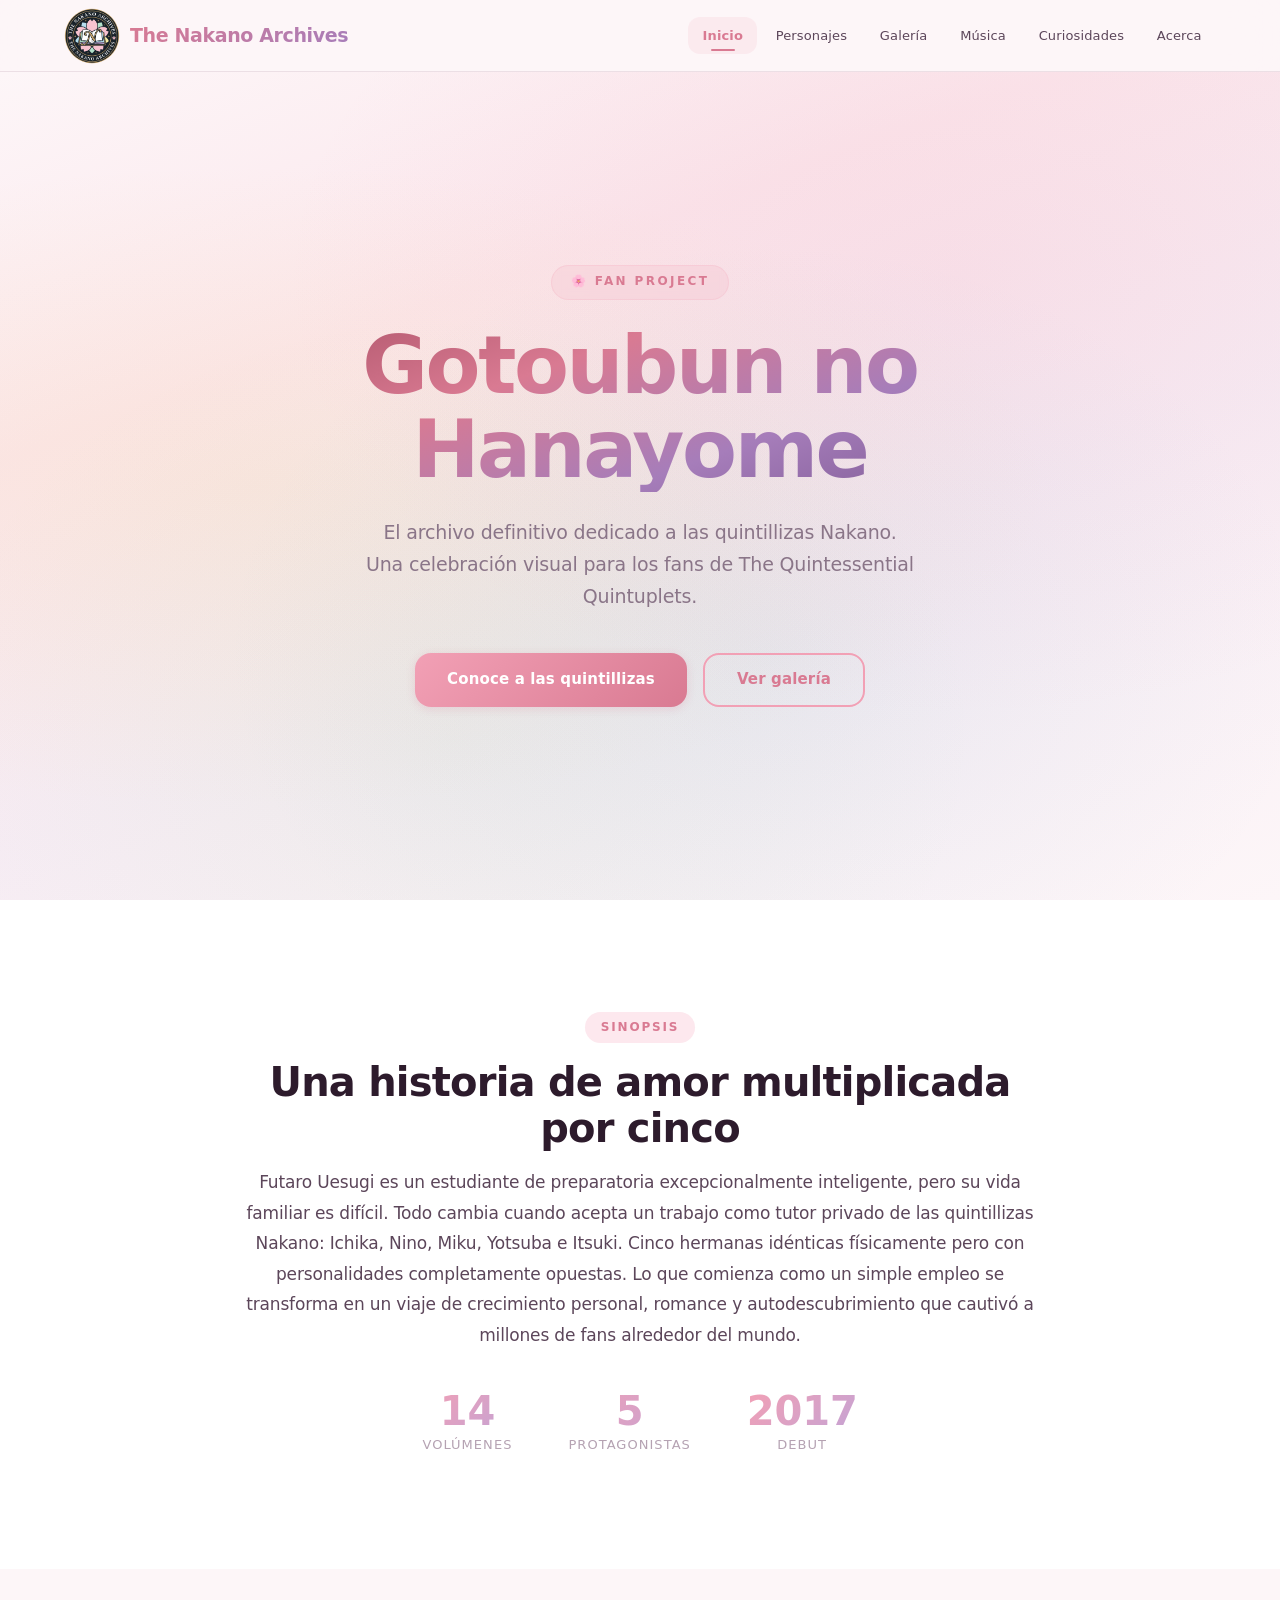
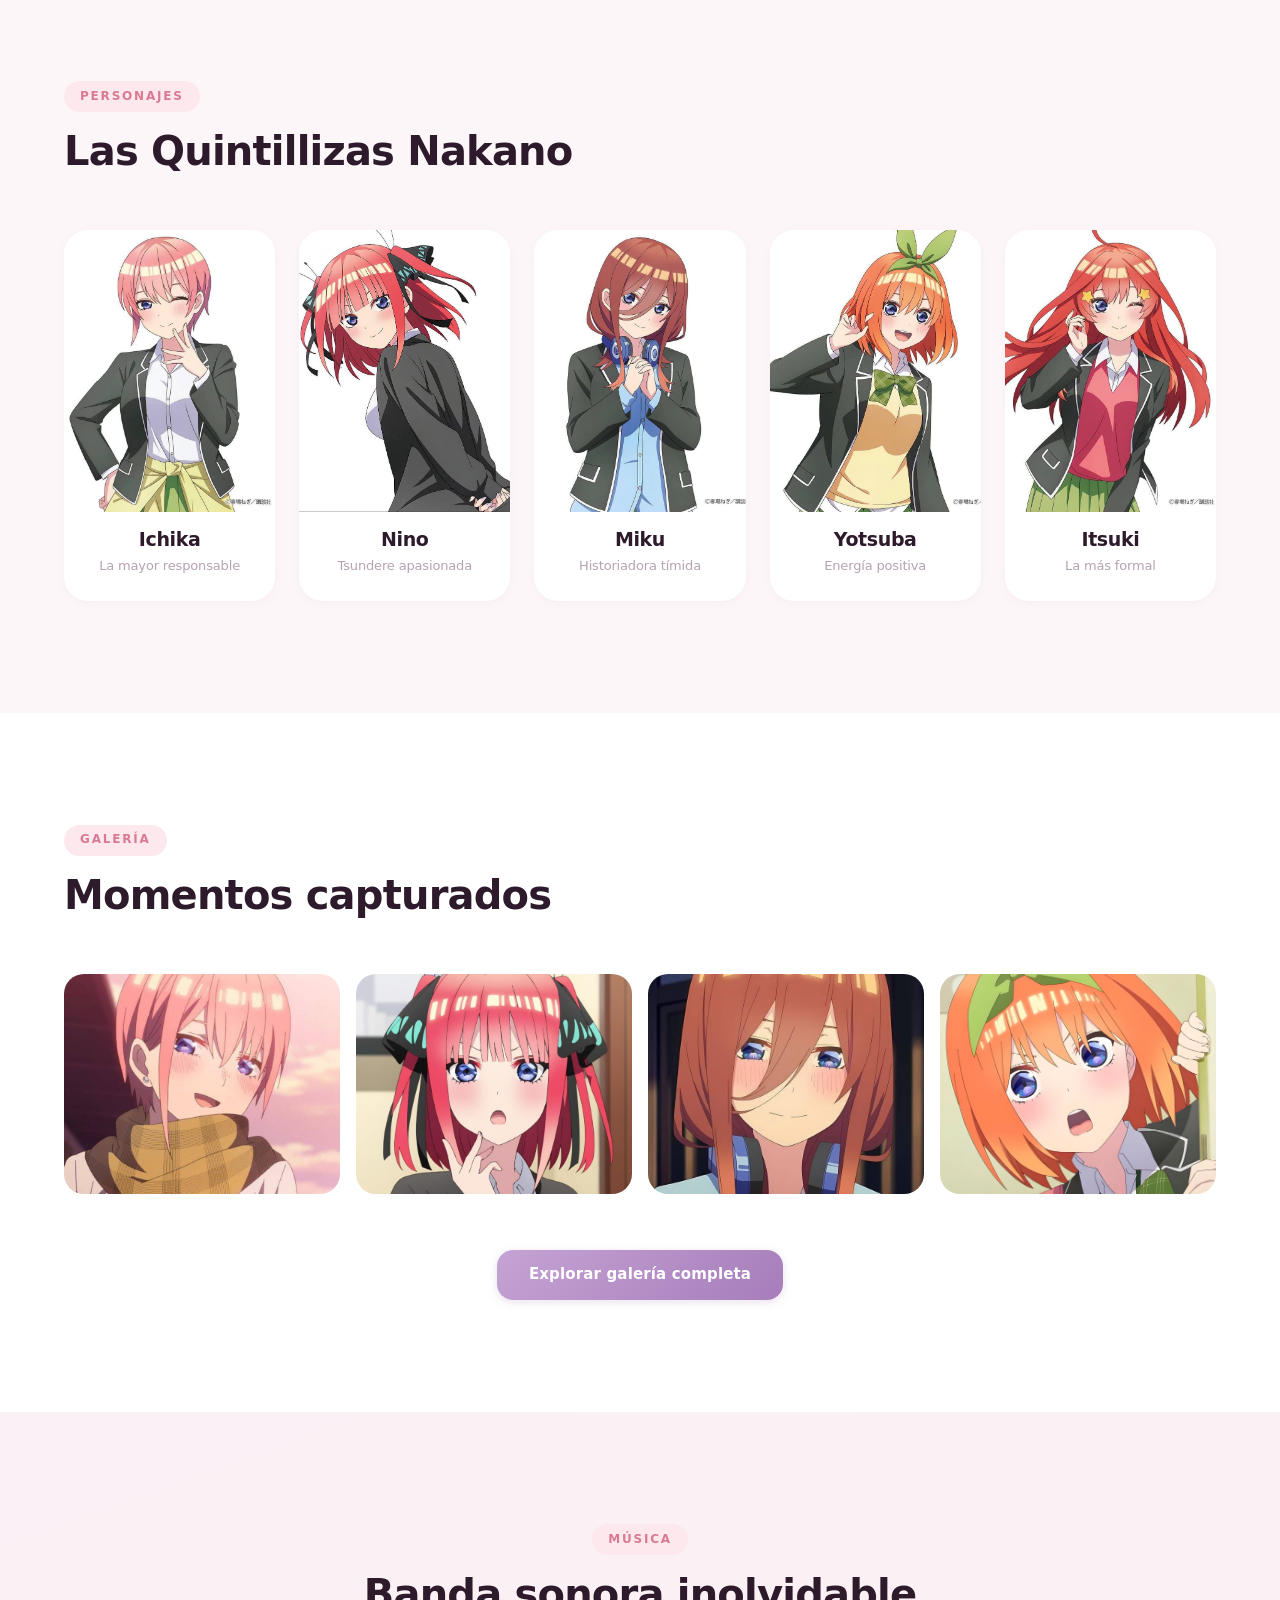
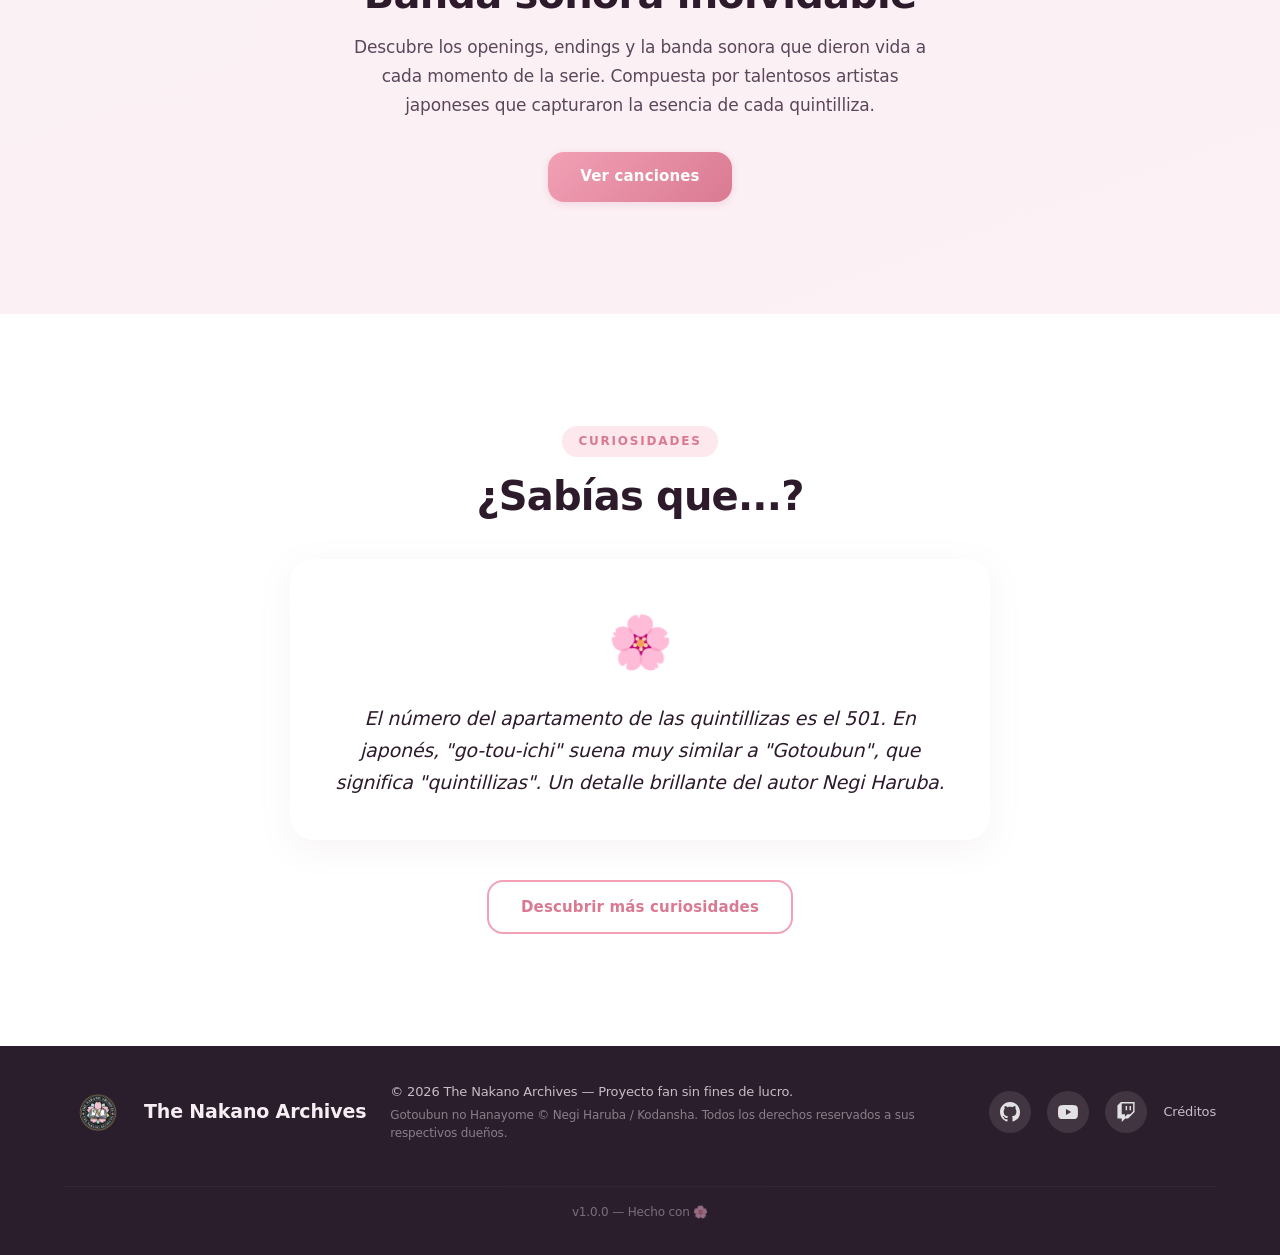
<file: index.html>
<!DOCTYPE html>
<html lang="es">
<head>
  <meta charset="UTF-8">
  <meta name="viewport" content="width=device-width, initial-scale=1.0, viewport-fit=cover">
  <meta name="description" content="The Nakano Archives - Archivo definitivo de Gotoubun no Hanayome. Información, personajes, galería, música y curiosidades.">
  <meta name="theme-color" content="#f2a0b5">
  <title>The Nakano Archives 🌸 Gotoubun no Hanayome</title>
  <link rel="stylesheet" href="assets/css/variables.css">
  <link rel="stylesheet" href="assets/css/style.css">
  <link rel="stylesheet" href="assets/css/header.css">
  <link rel="stylesheet" href="assets/css/navbar.css">
  <link rel="stylesheet" href="assets/css/home.css">
  <link rel="stylesheet" href="assets/css/footer.css">
  <link rel="stylesheet" href="assets/css/animations.css">
  <link rel="stylesheet" href="assets/css/responsive.css">
  <link rel="icon" type="image/svg+xml" href="assets/img/icons/favicon.svg">
</head>
<body>
  <header class="main-header">
    <div class="header-container">
      <div class="logo-area">
        <img src="assets/img/logo/logo.png" alt="The Nakano Archives Logo" class="logo-img" width="48" height="48">
        <span class="site-title">The Nakano Archives</span>
      </div>
      <button class="hamburger-btn" aria-label="Abrir menú de navegación" aria-expanded="false">
        <span class="hamburger-line"></span>
        <span class="hamburger-line"></span>
        <span class="hamburger-line"></span>
      </button>
      <nav class="primary-nav" role="navigation">
        <ul class="nav-menu">
          <li class="nav-item"><a href="index.html" class="nav-link active" aria-current="page">Inicio</a></li>
          <li class="nav-item"><a href="pages/personajes.html" class="nav-link">Personajes</a></li>
          <li class="nav-item"><a href="pages/galeria.html" class="nav-link">Galería</a></li>
          <li class="nav-item"><a href="pages/musica.html" class="nav-link">Música</a></li>
          <li class="nav-item"><a href="pages/curiosidades.html" class="nav-link">Curiosidades</a></li>
          <li class="nav-item"><a href="pages/acerca.html" class="nav-link">Acerca</a></li>
        </ul>
      </nav>
    </div>
  </header>

  <main>
    <section class="hero-section">
      <div class="hero-background"></div>
      <div class="hero-content">
        <span class="hero-badge">🌸 Fan Project</span>
        <h1 class="hero-title">Gotoubun no<br>Hanayome</h1>
        <p class="hero-description">El archivo definitivo dedicado a las quintillizas Nakano. Una celebración visual para los fans de The Quintessential Quintuplets.</p>
        <div class="hero-actions">
          <a href="pages/personajes.html" class="btn btn-primary">Conoce a las quintillizas</a>
          <a href="pages/galeria.html" class="btn btn-outline">Ver galería</a>
        </div>
      </div>
    </section>

    <section class="sinopsis-section">
      <div class="container">
        <div class="sinopsis-wrapper">
          <span class="section-label">Sinopsis</span>
          <h2 class="section-heading">Una historia de amor multiplicada por cinco</h2>
          <p class="sinopsis-text">Futaro Uesugi es un estudiante de preparatoria excepcionalmente inteligente, pero su vida familiar es difícil. Todo cambia cuando acepta un trabajo como tutor privado de las quintillizas Nakano: Ichika, Nino, Miku, Yotsuba e Itsuki. Cinco hermanas idénticas físicamente pero con personalidades completamente opuestas. Lo que comienza como un simple empleo se transforma en un viaje de crecimiento personal, romance y autodescubrimiento que cautivó a millones de fans alrededor del mundo.</p>
          <div class="sinopsis-stats">
            <div class="stat-item">
              <span class="stat-number">14</span>
              <span class="stat-label">Volúmenes</span>
            </div>
            <div class="stat-item">
              <span class="stat-number">5</span>
              <span class="stat-label">Protagonistas</span>
            </div>
            <div class="stat-item">
              <span class="stat-number">2017</span>
              <span class="stat-label">Debut</span>
            </div>
          </div>
        </div>
      </div>
    </section>

    <section class="personajes-preview-section">
      <div class="container">
        <span class="section-label">Personajes</span>
        <h2 class="section-heading">Las Quintillizas Nakano</h2>
        <div class="personajes-grid">
          <a href="pages/personajes.html#ichika" class="personaje-card" data-character="ichika">
            <div class="card-image-wrapper">
              <img src="assets/img/personajes/ichika/main.jpg" alt="Ichika Nakano" class="card-image" loading="lazy">
              <div class="card-overlay"></div>
            </div>
            <div class="card-body">
              <h3 class="card-name">Ichika</h3>
              <p class="card-role">La mayor responsable</p>
            </div>
          </a>
          <a href="pages/personajes.html#nino" class="personaje-card" data-character="nino">
            <div class="card-image-wrapper">
              <img src="assets/img/personajes/nino/main.jpg" alt="Nino Nakano" class="card-image" loading="lazy">
              <div class="card-overlay"></div>
            </div>
            <div class="card-body">
              <h3 class="card-name">Nino</h3>
              <p class="card-role">Tsundere apasionada</p>
            </div>
          </a>
          <a href="pages/personajes.html#miku" class="personaje-card" data-character="miku">
            <div class="card-image-wrapper">
              <img src="assets/img/personajes/miku/main.jpg" alt="Miku Nakano" class="card-image" loading="lazy">
              <div class="card-overlay"></div>
            </div>
            <div class="card-body">
              <h3 class="card-name">Miku</h3>
              <p class="card-role">Historiadora tímida</p>
            </div>
          </a>
          <a href="pages/personajes.html#yotsuba" class="personaje-card" data-character="yotsuba">
            <div class="card-image-wrapper">
              <img src="assets/img/personajes/yotsuba/main.jpg" alt="Yotsuba Nakano" class="card-image" loading="lazy">
              <div class="card-overlay"></div>
            </div>
            <div class="card-body">
              <h3 class="card-name">Yotsuba</h3>
              <p class="card-role">Energía positiva</p>
            </div>
          </a>
          <a href="pages/personajes.html#itsuki" class="personaje-card" data-character="itsuki">
            <div class="card-image-wrapper">
              <img src="assets/img/personajes/itsuki/main.jpg" alt="Itsuki Nakano" class="card-image" loading="lazy">
              <div class="card-overlay"></div>
            </div>
            <div class="card-body">
              <h3 class="card-name">Itsuki</h3>
              <p class="card-role">La más formal</p>
            </div>
          </a>
        </div>
      </div>
    </section>

    <section class="galeria-preview-section">
      <div class="container">
        <span class="section-label">Galería</span>
        <h2 class="section-heading">Momentos capturados</h2>
        <div class="galeria-preview-grid">
          <div class="galeria-preview-item">
            <img src="assets/img/personajes/ichika/thumb1.jpg" alt="Ichika" loading="lazy">
          </div>
          <div class="galeria-preview-item">
            <img src="assets/img/personajes/nino/thumb1.jpg" alt="Nino" loading="lazy">
          </div>
          <div class="galeria-preview-item">
            <img src="assets/img/personajes/miku/thumb1.jpg" alt="Miku" loading="lazy">
          </div>
          <div class="galeria-preview-item">
            <img src="assets/img/personajes/yotsuba/thumb1.jpg" alt="Yotsuba" loading="lazy">
          </div>
        </div>
        <div class="preview-cta">
          <a href="pages/galeria.html" class="btn btn-secondary">Explorar galería completa</a>
        </div>
      </div>
    </section>

    <section class="musica-preview-section">
      <div class="container">
        <span class="section-label">Música</span>
        <h2 class="section-heading">Banda sonora inolvidable</h2>
        <p class="musica-preview-text">Descubre los openings, endings y la banda sonora que dieron vida a cada momento de la serie. Compuesta por talentosos artistas japoneses que capturaron la esencia de cada quintilliza.</p>
        <div class="preview-cta">
          <a href="pages/musica.html" class="btn btn-primary">Ver canciones</a>
        </div>
      </div>
    </section>

    <section class="curiosidades-preview-section">
      <div class="container">
        <span class="section-label">Curiosidades</span>
        <h2 class="section-heading">¿Sabías que...?</h2>
        <div class="curiosidad-highlight">
          <div class="curiosidad-icon">🌸</div>
          <blockquote class="curiosidad-quote">
            <p>El número del apartamento de las quintillizas es el 501. En japonés, "go-tou-ichi" suena muy similar a "Gotoubun", que significa "quintillizas". Un detalle brillante del autor Negi Haruba.</p>
          </blockquote>
        </div>
        <div class="preview-cta">
          <a href="pages/curiosidades.html" class="btn btn-outline">Descubrir más curiosidades</a>
        </div>
      </div>
    </section>
  </main>

  <footer class="main-footer">
    <div class="footer-container">
      <div class="footer-brand">
        <img src="assets/img/logo/logo.png" alt="Logo" class="footer-logo" width="36" height="36">
        <span class="footer-title">The Nakano Archives</span>
      </div>
      <div class="footer-info">
        <p>&copy; 2026 The Nakano Archives — Proyecto fan sin fines de lucro.</p>
        <p class="footer-disclaimer">Gotoubun no Hanayome © Negi Haruba / Kodansha. Todos los derechos reservados a sus respectivos dueños.</p>
      </div>
      <div class="footer-links">
        <a href="https://github.com/PipeLev" target="_blank" rel="noopener noreferrer" class="footer-social-link" aria-label="GitHub">
          <svg viewBox="0 0 24 24" xmlns="http://www.w3.org/2000/svg">
            <path d="M12 0C5.37 0 0 5.37 0 12c0 5.31 3.435 9.795 8.205 11.385.6.105.825-.255.825-.57 0-.285-.015-1.23-.015-2.235-3.015.555-3.795-.735-4.035-1.41-.135-.345-.72-1.41-1.23-1.695-.42-.225-1.02-.78-.015-.795.945-.015 1.62.87 1.845 1.23 1.08 1.815 2.805 1.305 3.495.99.105-.78.42-1.305.765-1.605-2.67-.3-5.46-1.335-5.46-5.925 0-1.305.465-2.385 1.23-3.225-.12-.3-.54-1.53.12-3.18 0 0 1.005-.315 3.3 1.23.96-.27 1.98-.405 3-.405s2.04.135 3 .405c2.295-1.56 3.3-1.23 3.3-1.23.66 1.65.24 2.88.12 3.18.765.84 1.23 1.905 1.23 3.225 0 4.605-2.805 5.625-5.475 5.925.435.375.81 1.095.81 2.22 0 1.605-.015 2.895-.015 3.3 0 .315.225.69.825.57A12.02 12.02 0 0024 12c0-6.63-5.37-12-12-12z"/>
          </svg>
        </a>
        <a href="https://www.youtube.com/@pipelev" target="_blank" rel="noopener noreferrer" class="footer-social-link" aria-label="YouTube">
          <svg viewBox="0 0 24 24" xmlns="http://www.w3.org/2000/svg">
            <path d="M23.498 6.186a3.016 3.016 0 00-2.122-2.136C19.505 3.545 12 3.545 12 3.545s-7.505 0-9.377.505A3.017 3.017 0 00.502 6.186C0 8.07 0 12 0 12s0 3.93.502 5.814a3.016 3.016 0 002.122 2.136c1.871.505 9.376.505 9.376.505s7.505 0 9.377-.505a3.015 3.015 0 002.122-2.136C24 15.93 24 12 24 12s0-3.93-.502-5.814zM9.545 15.568V8.432L15.818 12l-6.273 3.568z"/>
          </svg>
        </a>
        <a href="https://www.twitch.tv/pipelev" target="_blank" rel="noopener noreferrer" class="footer-social-link" aria-label="Twitch">
          <svg viewBox="0 0 24 24" xmlns="http://www.w3.org/2000/svg">
            <path d="M11.571 4.714h1.715v5.143H11.57zm4.715 0H18v5.143h-1.714zM6 0L1.714 4.286v15.428h5.143V24l4.286-4.286h3.428L22.286 12V0zm14.571 11.143l-3.428 3.428h-3.429l-3 3v-3H6.857V1.714h13.714z"/>
          </svg>
        </a>
        <a href="pages/acerca.html" class="footer-page-link">Créditos</a>
      </div>
      <p class="footer-version">v1.0.0 — Hecho con 🌸</p>
    </div>
  </footer>

  <script src="assets/js/main.js" type="module"></script>
  <script src="assets/js/navigation.js" type="module"></script>
  <script src="assets/js/theme.js" type="module"></script>
  <script src="assets/js/scroll.js" type="module"></script>
  <script src="assets/js/animations.js" type="module"></script>
</body>
</html>
</file>
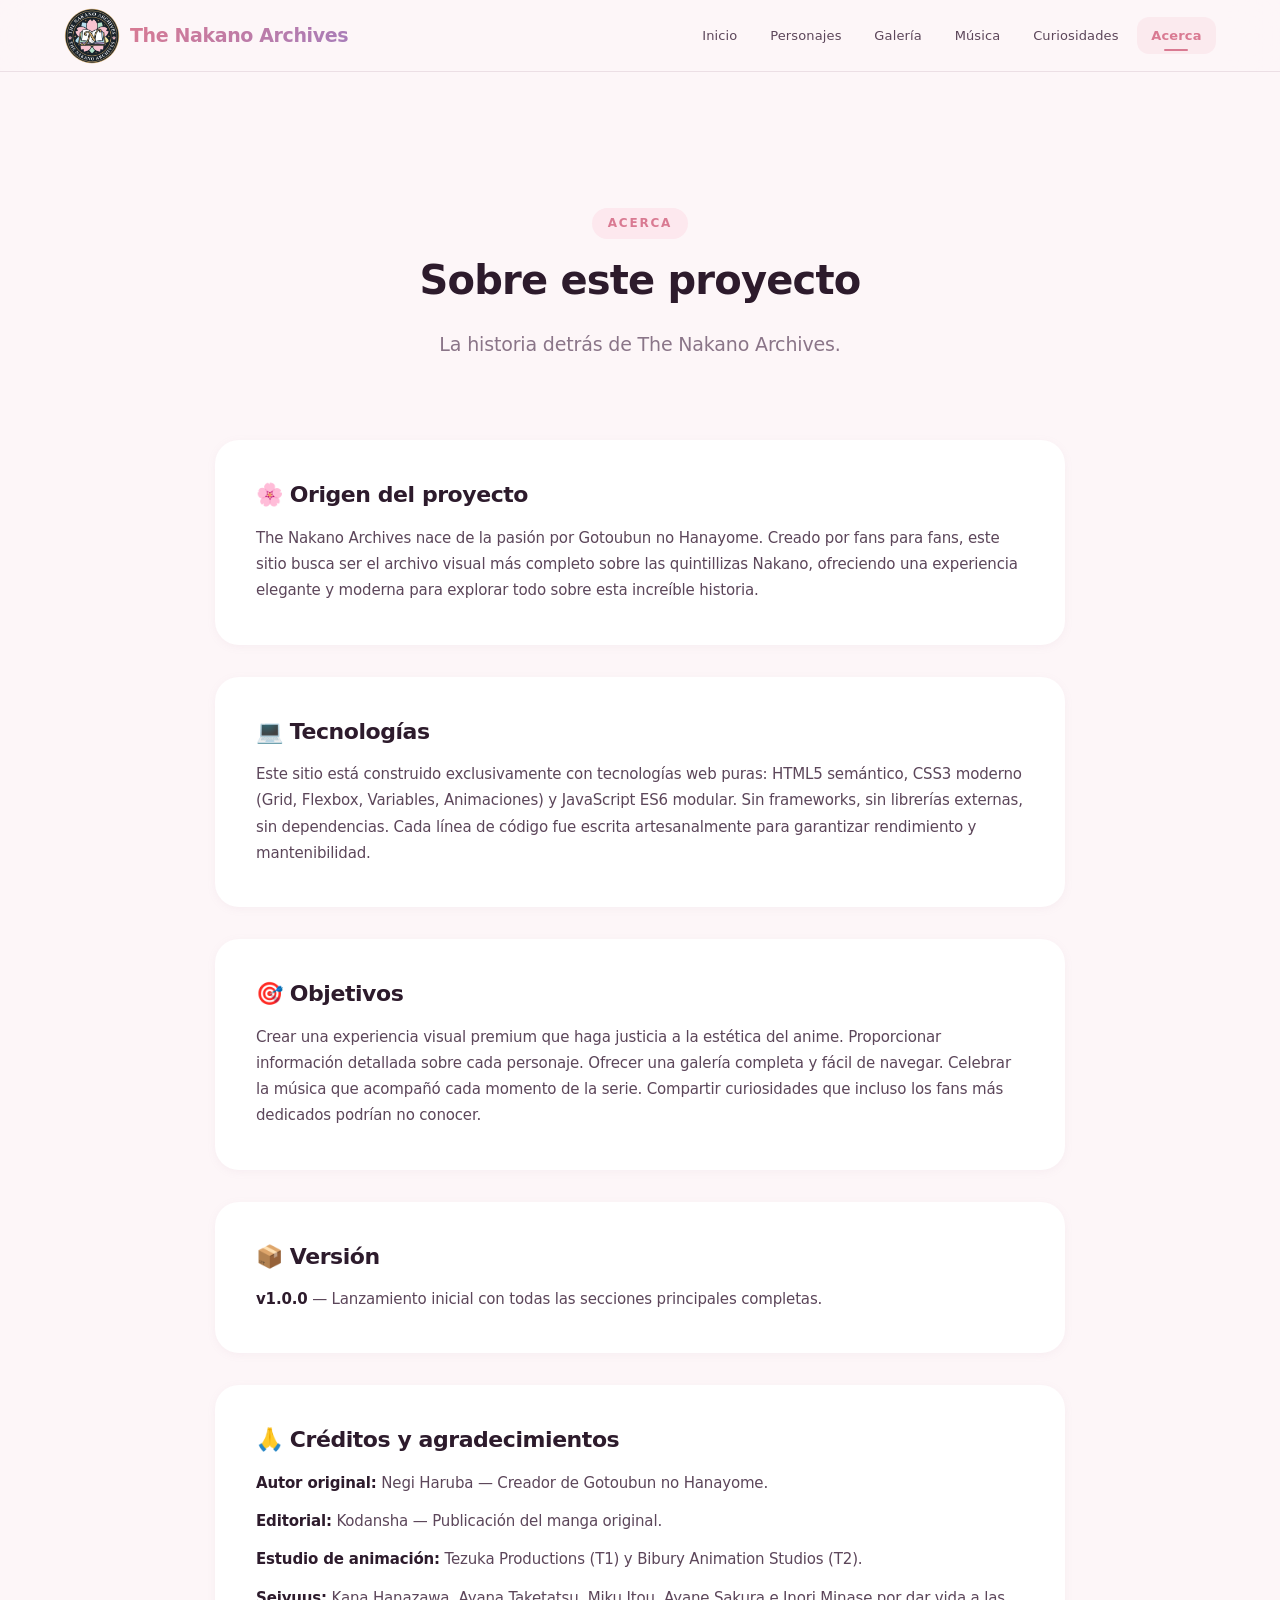
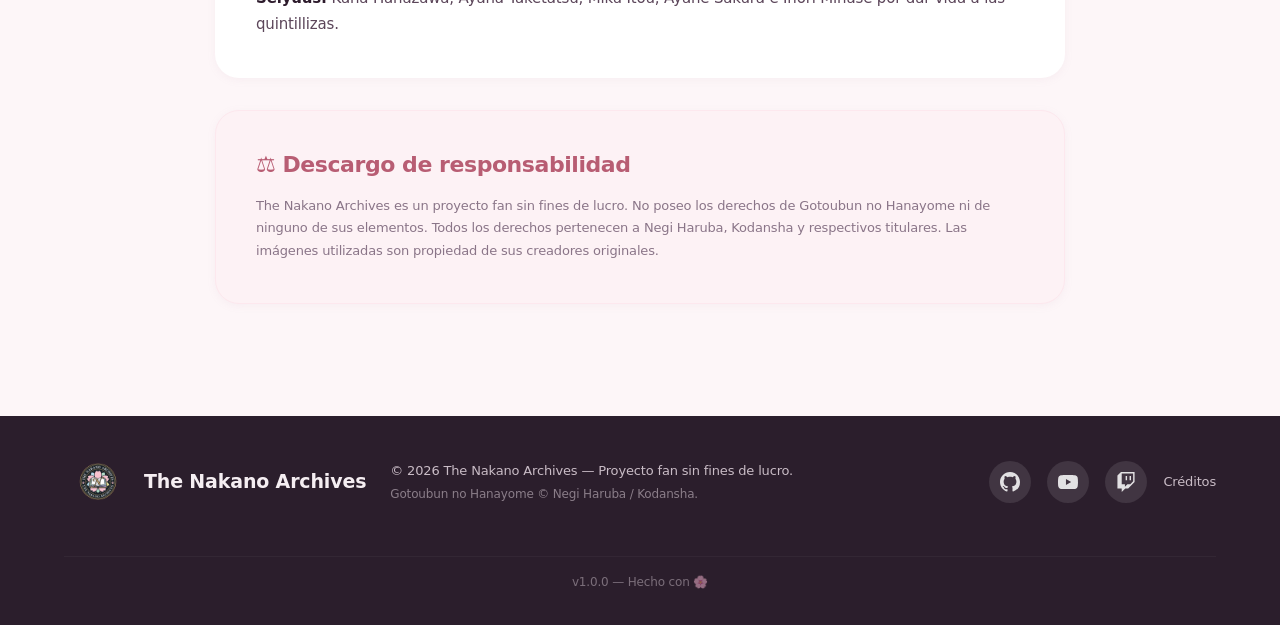
<file: pages/acerca.html>
<!DOCTYPE html>
<html lang="es">
<head>
  <meta charset="UTF-8">
  <meta name="viewport" content="width=device-width, initial-scale=1.0, viewport-fit=cover">
  <meta name="description" content="Acerca de The Nakano Archives - Proyecto fan dedicado a Gotoubun no Hanayome.">
  <meta name="theme-color" content="#f2a0b5">
  <title>Acerca · The Nakano Archives</title>
  <link rel="stylesheet" href="../assets/css/variables.css">
  <link rel="stylesheet" href="../assets/css/style.css">
  <link rel="stylesheet" href="../assets/css/header.css">
  <link rel="stylesheet" href="../assets/css/navbar.css">
  <link rel="stylesheet" href="../assets/css/acerca.css">
  <link rel="stylesheet" href="../assets/css/footer.css">
  <link rel="stylesheet" href="../assets/css/animations.css">
  <link rel="stylesheet" href="../assets/css/responsive.css">
  <link rel="icon" type="image/svg+xml" href="../assets/img/icons/favicon.svg">
</head>
<body>
  <header class="main-header">
    <div class="header-container">
      <div class="logo-area">
        <img src="../assets/img/logo/logo.png" alt="The Nakano Archives Logo" class="logo-img" width="48" height="48">
        <span class="site-title">The Nakano Archives</span>
      </div>
      <button class="hamburger-btn" aria-label="Abrir menú de navegación" aria-expanded="false">
        <span class="hamburger-line"></span>
        <span class="hamburger-line"></span>
        <span class="hamburger-line"></span>
      </button>
      <nav class="primary-nav" role="navigation">
        <ul class="nav-menu">
          <li class="nav-item"><a href="../index.html" class="nav-link">Inicio</a></li>
          <li class="nav-item"><a href="personajes.html" class="nav-link">Personajes</a></li>
          <li class="nav-item"><a href="galeria.html" class="nav-link">Galería</a></li>
          <li class="nav-item"><a href="musica.html" class="nav-link">Música</a></li>
          <li class="nav-item"><a href="curiosidades.html" class="nav-link">Curiosidades</a></li>
          <li class="nav-item"><a href="acerca.html" class="nav-link active" aria-current="page">Acerca</a></li>
        </ul>
      </nav>
    </div>
  </header>

  <main>
    <section class="acerca-page-section">
      <div class="container">
        <div class="page-header">
          <span class="section-label">Acerca</span>
          <h1>Sobre este proyecto</h1>
          <p class="page-description">La historia detrás de The Nakano Archives.</p>
        </div>

        <div class="acerca-content">
          <div class="acerca-card">
            <h2>🌸 Origen del proyecto</h2>
            <p>The Nakano Archives nace de la pasión por Gotoubun no Hanayome. Creado por fans para fans, este sitio busca ser el archivo visual más completo sobre las quintillizas Nakano, ofreciendo una experiencia elegante y moderna para explorar todo sobre esta increíble historia.</p>
          </div>

          <div class="acerca-card">
            <h2>💻 Tecnologías</h2>
            <p>Este sitio está construido exclusivamente con tecnologías web puras: HTML5 semántico, CSS3 moderno (Grid, Flexbox, Variables, Animaciones) y JavaScript ES6 modular. Sin frameworks, sin librerías externas, sin dependencias. Cada línea de código fue escrita artesanalmente para garantizar rendimiento y mantenibilidad.</p>
          </div>

          <div class="acerca-card">
            <h2>🎯 Objetivos</h2>
            <p>Crear una experiencia visual premium que haga justicia a la estética del anime. Proporcionar información detallada sobre cada personaje. Ofrecer una galería completa y fácil de navegar. Celebrar la música que acompañó cada momento de la serie. Compartir curiosidades que incluso los fans más dedicados podrían no conocer.</p>
          </div>

          <div class="acerca-card">
            <h2>📦 Versión</h2>
            <p><strong>v1.0.0</strong> — Lanzamiento inicial con todas las secciones principales completas.</p>
          </div>

          <div class="acerca-card">
            <h2>🙏 Créditos y agradecimientos</h2>
            <p><strong>Autor original:</strong> Negi Haruba — Creador de Gotoubun no Hanayome.</p>
            <p><strong>Editorial:</strong> Kodansha — Publicación del manga original.</p>
            <p><strong>Estudio de animación:</strong> Tezuka Productions (T1) y Bibury Animation Studios (T2).</p>
            <p><strong>Seiyuus:</strong> Kana Hanazawa, Ayana Taketatsu, Miku Itou, Ayane Sakura e Inori Minase por dar vida a las quintillizas.</p>
          </div>

          <div class="acerca-card disclaimer-card">
            <h2>⚖️ Descargo de responsabilidad</h2>
            <p>The Nakano Archives es un proyecto fan sin fines de lucro. No poseo los derechos de Gotoubun no Hanayome ni de ninguno de sus elementos. Todos los derechos pertenecen a Negi Haruba, Kodansha y respectivos titulares. Las imágenes utilizadas son propiedad de sus creadores originales.</p>
          </div>
        </div>
      </div>
    </section>
  </main>

  <footer class="main-footer">
    <div class="footer-container">
      <div class="footer-brand">
        <img src="../assets/img/logo/logo.png" alt="Logo" class="footer-logo" width="36" height="36">
        <span class="footer-title">The Nakano Archives</span>
      </div>
      <div class="footer-info">
        <p>&copy; 2026 The Nakano Archives — Proyecto fan sin fines de lucro.</p>
        <p class="footer-disclaimer">Gotoubun no Hanayome © Negi Haruba / Kodansha.</p>
      </div>
      <div class="footer-links">
        <a href="https://github.com/PipeLev" target="_blank" rel="noopener noreferrer" class="footer-social-link" aria-label="GitHub">
          <svg viewBox="0 0 24 24" xmlns="http://www.w3.org/2000/svg">
            <path d="M12 0C5.37 0 0 5.37 0 12c0 5.31 3.435 9.795 8.205 11.385.6.105.825-.255.825-.57 0-.285-.015-1.23-.015-2.235-3.015.555-3.795-.735-4.035-1.41-.135-.345-.72-1.41-1.23-1.695-.42-.225-1.02-.78-.015-.795.945-.015 1.62.87 1.845 1.23 1.08 1.815 2.805 1.305 3.495.99.105-.78.42-1.305.765-1.605-2.67-.3-5.46-1.335-5.46-5.925 0-1.305.465-2.385 1.23-3.225-.12-.3-.54-1.53.12-3.18 0 0 1.005-.315 3.3 1.23.96-.27 1.98-.405 3-.405s2.04.135 3 .405c2.295-1.56 3.3-1.23 3.3-1.23.66 1.65.24 2.88.12 3.18.765.84 1.23 1.905 1.23 3.225 0 4.605-2.805 5.625-5.475 5.925.435.375.81 1.095.81 2.22 0 1.605-.015 2.895-.015 3.3 0 .315.225.69.825.57A12.02 12.02 0 0024 12c0-6.63-5.37-12-12-12z"/>
          </svg>
        </a>
        <a href="https://www.youtube.com/@pipelev" target="_blank" rel="noopener noreferrer" class="footer-social-link" aria-label="YouTube">
          <svg viewBox="0 0 24 24" xmlns="http://www.w3.org/2000/svg">
            <path d="M23.498 6.186a3.016 3.016 0 00-2.122-2.136C19.505 3.545 12 3.545 12 3.545s-7.505 0-9.377.505A3.017 3.017 0 00.502 6.186C0 8.07 0 12 0 12s0 3.93.502 5.814a3.016 3.016 0 002.122 2.136c1.871.505 9.376.505 9.376.505s7.505 0 9.377-.505a3.015 3.015 0 002.122-2.136C24 15.93 24 12 24 12s0-3.93-.502-5.814zM9.545 15.568V8.432L15.818 12l-6.273 3.568z"/>
          </svg>
        </a>
        <a href="https://www.twitch.tv/pipelev" target="_blank" rel="noopener noreferrer" class="footer-social-link" aria-label="Twitch">
          <svg viewBox="0 0 24 24" xmlns="http://www.w3.org/2000/svg">
            <path d="M11.571 4.714h1.715v5.143H11.57zm4.715 0H18v5.143h-1.714zM6 0L1.714 4.286v15.428h5.143V24l4.286-4.286h3.428L22.286 12V0zm14.571 11.143l-3.428 3.428h-3.429l-3 3v-3H6.857V1.714h13.714z"/>
          </svg>
        </a>
        <a href="pages/acerca.html" class="footer-page-link">Créditos</a>
      </div>
      <p class="footer-version">v1.0.0 — Hecho con 🌸</p>
    </div>
  </footer>


  <script src="../assets/js/main.js" type="module"></script>
  <script src="../assets/js/navigation.js" type="module"></script>
</body>
</html>
</file>
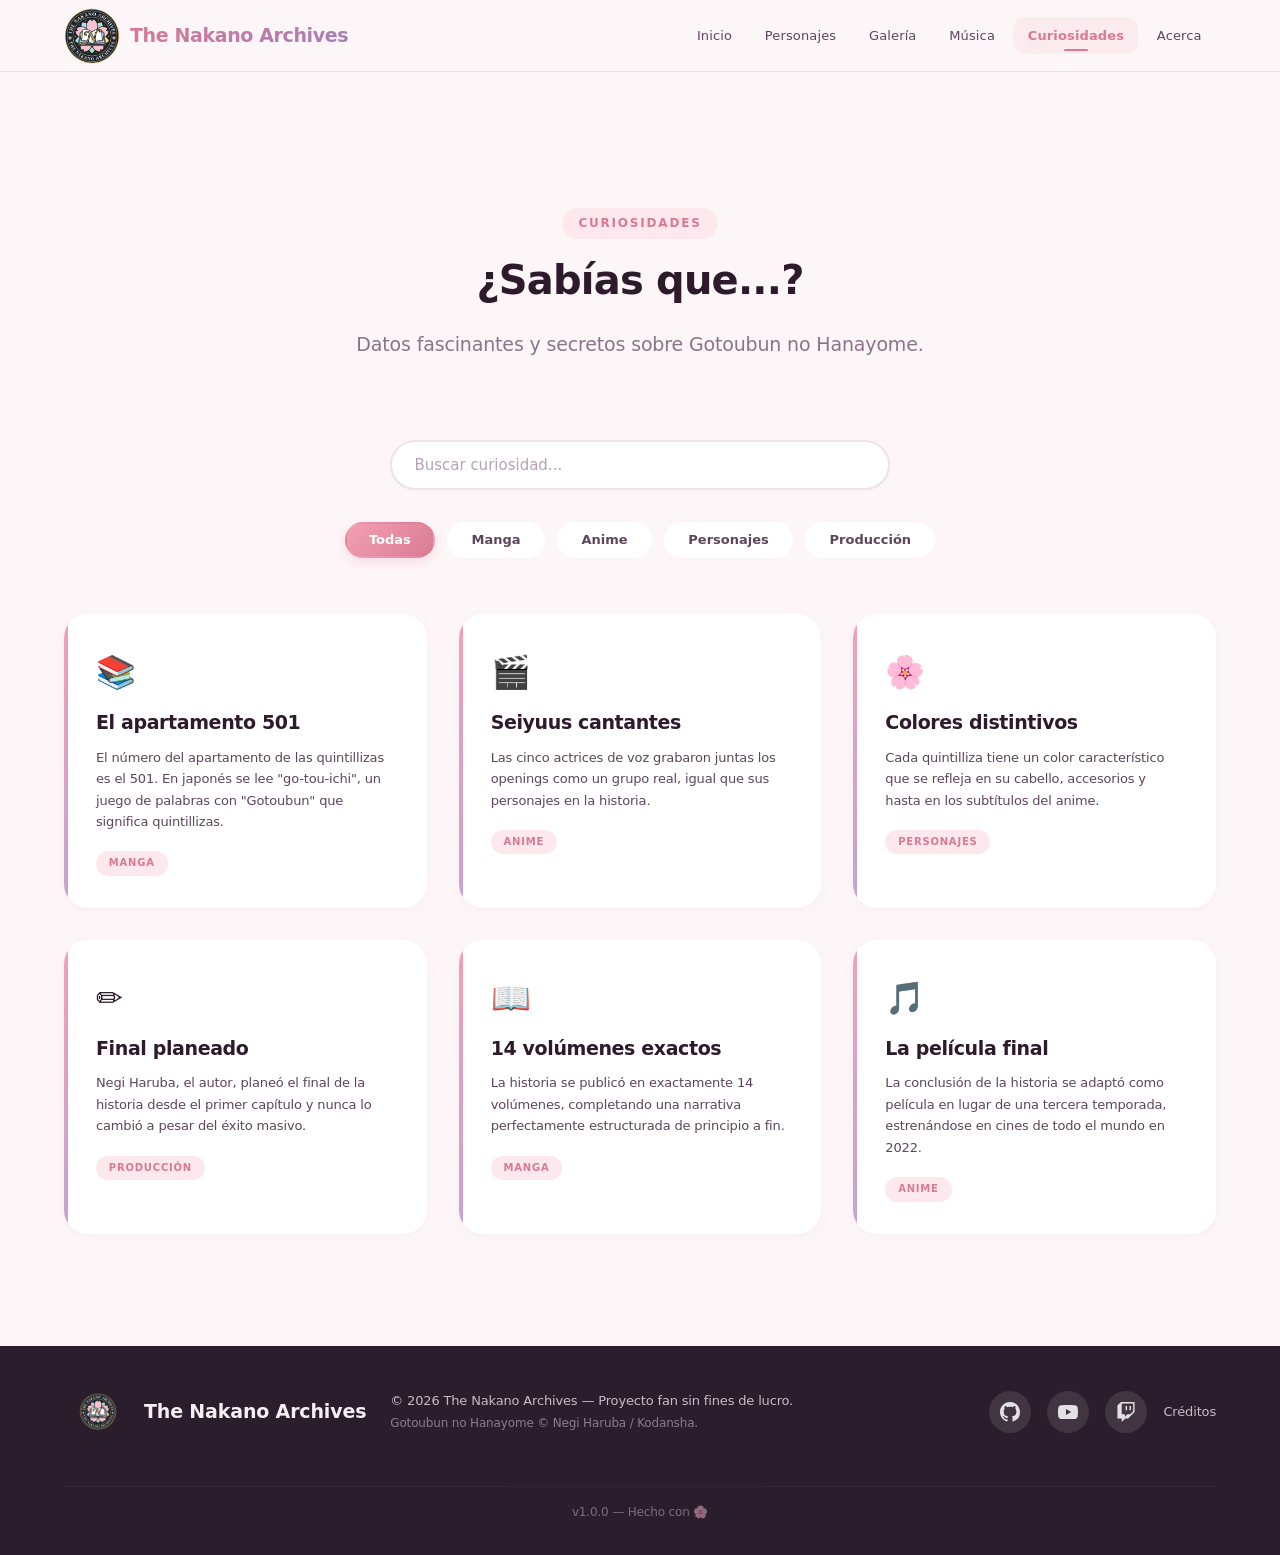
<file: pages/curiosidades.html>
<!DOCTYPE html>
<html lang="es">
<head>
  <meta charset="UTF-8">
  <meta name="viewport" content="width=device-width, initial-scale=1.0, viewport-fit=cover">
  <meta name="description" content="Curiosidades y datos interesantes sobre Gotoubun no Hanayome que todo fan debería conocer.">
  <meta name="theme-color" content="#f2a0b5">
  <title>Curiosidades · The Nakano Archives</title>
  <link rel="stylesheet" href="../assets/css/variables.css">
  <link rel="stylesheet" href="../assets/css/style.css">
  <link rel="stylesheet" href="../assets/css/header.css">
  <link rel="stylesheet" href="../assets/css/navbar.css">
  <link rel="stylesheet" href="../assets/css/curiosidades.css">
  <link rel="stylesheet" href="../assets/css/footer.css">
  <link rel="stylesheet" href="../assets/css/animations.css">
  <link rel="stylesheet" href="../assets/css/responsive.css">
  <link rel="icon" type="image/svg+xml" href="../assets/img/icons/favicon.svg">
</head>
<body>
  <header class="main-header">
    <div class="header-container">
      <div class="logo-area">
        <img src="../assets/img/logo/logo.png" alt="The Nakano Archives Logo" class="logo-img" width="48" height="48">
        <span class="site-title">The Nakano Archives</span>
      </div>
      <button class="hamburger-btn" aria-label="Abrir menú de navegación" aria-expanded="false">
        <span class="hamburger-line"></span>
        <span class="hamburger-line"></span>
        <span class="hamburger-line"></span>
      </button>
      <nav class="primary-nav" role="navigation">
        <ul class="nav-menu">
          <li class="nav-item"><a href="../index.html" class="nav-link">Inicio</a></li>
          <li class="nav-item"><a href="personajes.html" class="nav-link">Personajes</a></li>
          <li class="nav-item"><a href="galeria.html" class="nav-link">Galería</a></li>
          <li class="nav-item"><a href="musica.html" class="nav-link">Música</a></li>
          <li class="nav-item"><a href="curiosidades.html" class="nav-link active" aria-current="page">Curiosidades</a></li>
          <li class="nav-item"><a href="acerca.html" class="nav-link">Acerca</a></li>
        </ul>
      </nav>
    </div>
  </header>

  <main>
    <section class="curiosidades-page-section">
      <div class="container">
        <div class="page-header">
          <span class="section-label">Curiosidades</span>
          <h1>¿Sabías que...?</h1>
          <p class="page-description">Datos fascinantes y secretos sobre Gotoubun no Hanayome.</p>
        </div>

        <div class="search-wrapper">
          <input type="text" id="curiosidadesSearch" class="search-input" placeholder="Buscar curiosidad...">
        </div>

        <div class="category-filters">
          <button class="filter-btn active" data-category="all">Todas</button>
          <button class="filter-btn" data-category="manga">Manga</button>
          <button class="filter-btn" data-category="anime">Anime</button>
          <button class="filter-btn" data-category="personajes">Personajes</button>
          <button class="filter-btn" data-category="produccion">Producción</button>
        </div>

        <div class="curiosidades-grid" id="curiosidadesGrid">
          <article class="curiosidad-card" data-category="manga">
            <div class="curiosidad-icon-wrapper">📚</div>
            <h3>El apartamento 501</h3>
            <p>El número del apartamento de las quintillizas es el 501. En japonés se lee "go-tou-ichi", un juego de palabras con "Gotoubun" que significa quintillizas.</p>
            <span class="category-tag">Manga</span>
          </article>
          <article class="curiosidad-card" data-category="anime">
            <div class="curiosidad-icon-wrapper">🎬</div>
            <h3>Seiyuus cantantes</h3>
            <p>Las cinco actrices de voz grabaron juntas los openings como un grupo real, igual que sus personajes en la historia.</p>
            <span class="category-tag">Anime</span>
          </article>
          <article class="curiosidad-card" data-category="personajes">
            <div class="curiosidad-icon-wrapper">🌸</div>
            <h3>Colores distintivos</h3>
            <p>Cada quintilliza tiene un color característico que se refleja en su cabello, accesorios y hasta en los subtítulos del anime.</p>
            <span class="category-tag">Personajes</span>
          </article>
          <article class="curiosidad-card" data-category="produccion">
            <div class="curiosidad-icon-wrapper">✏️</div>
            <h3>Final planeado</h3>
            <p>Negi Haruba, el autor, planeó el final de la historia desde el primer capítulo y nunca lo cambió a pesar del éxito masivo.</p>
            <span class="category-tag">Producción</span>
          </article>
          <article class="curiosidad-card" data-category="manga">
            <div class="curiosidad-icon-wrapper">📖</div>
            <h3>14 volúmenes exactos</h3>
            <p>La historia se publicó en exactamente 14 volúmenes, completando una narrativa perfectamente estructurada de principio a fin.</p>
            <span class="category-tag">Manga</span>
          </article>
          <article class="curiosidad-card" data-category="anime">
            <div class="curiosidad-icon-wrapper">🎵</div>
            <h3>La película final</h3>
            <p>La conclusión de la historia se adaptó como película en lugar de una tercera temporada, estrenándose en cines de todo el mundo en 2022.</p>
            <span class="category-tag">Anime</span>
          </article>
        </div>
      </div>
    </section>
  </main>

  <footer class="main-footer">
    <div class="footer-container">
      <div class="footer-brand">
        <img src="../assets/img/logo/logo.png" alt="Logo" class="footer-logo" width="36" height="36">
        <span class="footer-title">The Nakano Archives</span>
      </div>
      <div class="footer-info">
        <p>&copy; 2026 The Nakano Archives — Proyecto fan sin fines de lucro.</p>
        <p class="footer-disclaimer">Gotoubun no Hanayome © Negi Haruba / Kodansha.</p>
      </div>
      <div class="footer-links">
        <a href="https://github.com/PipeLev" target="_blank" rel="noopener noreferrer" class="footer-social-link" aria-label="GitHub">
          <svg viewBox="0 0 24 24" xmlns="http://www.w3.org/2000/svg">
            <path d="M12 0C5.37 0 0 5.37 0 12c0 5.31 3.435 9.795 8.205 11.385.6.105.825-.255.825-.57 0-.285-.015-1.23-.015-2.235-3.015.555-3.795-.735-4.035-1.41-.135-.345-.72-1.41-1.23-1.695-.42-.225-1.02-.78-.015-.795.945-.015 1.62.87 1.845 1.23 1.08 1.815 2.805 1.305 3.495.99.105-.78.42-1.305.765-1.605-2.67-.3-5.46-1.335-5.46-5.925 0-1.305.465-2.385 1.23-3.225-.12-.3-.54-1.53.12-3.18 0 0 1.005-.315 3.3 1.23.96-.27 1.98-.405 3-.405s2.04.135 3 .405c2.295-1.56 3.3-1.23 3.3-1.23.66 1.65.24 2.88.12 3.18.765.84 1.23 1.905 1.23 3.225 0 4.605-2.805 5.625-5.475 5.925.435.375.81 1.095.81 2.22 0 1.605-.015 2.895-.015 3.3 0 .315.225.69.825.57A12.02 12.02 0 0024 12c0-6.63-5.37-12-12-12z"/>
          </svg>
        </a>
        <a href="https://www.youtube.com/@pipelev" target="_blank" rel="noopener noreferrer" class="footer-social-link" aria-label="YouTube">
          <svg viewBox="0 0 24 24" xmlns="http://www.w3.org/2000/svg">
            <path d="M23.498 6.186a3.016 3.016 0 00-2.122-2.136C19.505 3.545 12 3.545 12 3.545s-7.505 0-9.377.505A3.017 3.017 0 00.502 6.186C0 8.07 0 12 0 12s0 3.93.502 5.814a3.016 3.016 0 002.122 2.136c1.871.505 9.376.505 9.376.505s7.505 0 9.377-.505a3.015 3.015 0 002.122-2.136C24 15.93 24 12 24 12s0-3.93-.502-5.814zM9.545 15.568V8.432L15.818 12l-6.273 3.568z"/>
          </svg>
        </a>
        <a href="https://www.twitch.tv/pipelev" target="_blank" rel="noopener noreferrer" class="footer-social-link" aria-label="Twitch">
          <svg viewBox="0 0 24 24" xmlns="http://www.w3.org/2000/svg">
            <path d="M11.571 4.714h1.715v5.143H11.57zm4.715 0H18v5.143h-1.714zM6 0L1.714 4.286v15.428h5.143V24l4.286-4.286h3.428L22.286 12V0zm14.571 11.143l-3.428 3.428h-3.429l-3 3v-3H6.857V1.714h13.714z"/>
          </svg>
        </a>
        <a href="pages/acerca.html" class="footer-page-link">Créditos</a>
      </div>
      <p class="footer-version">v1.0.0 — Hecho con 🌸</p>
    </div>
  </footer>


  <script src="../assets/js/main.js" type="module"></script>
  <script src="../assets/js/navigation.js" type="module"></script>
  <script src="../assets/js/curiosidades.js" type="module"></script>
</body>
</html>
</file>
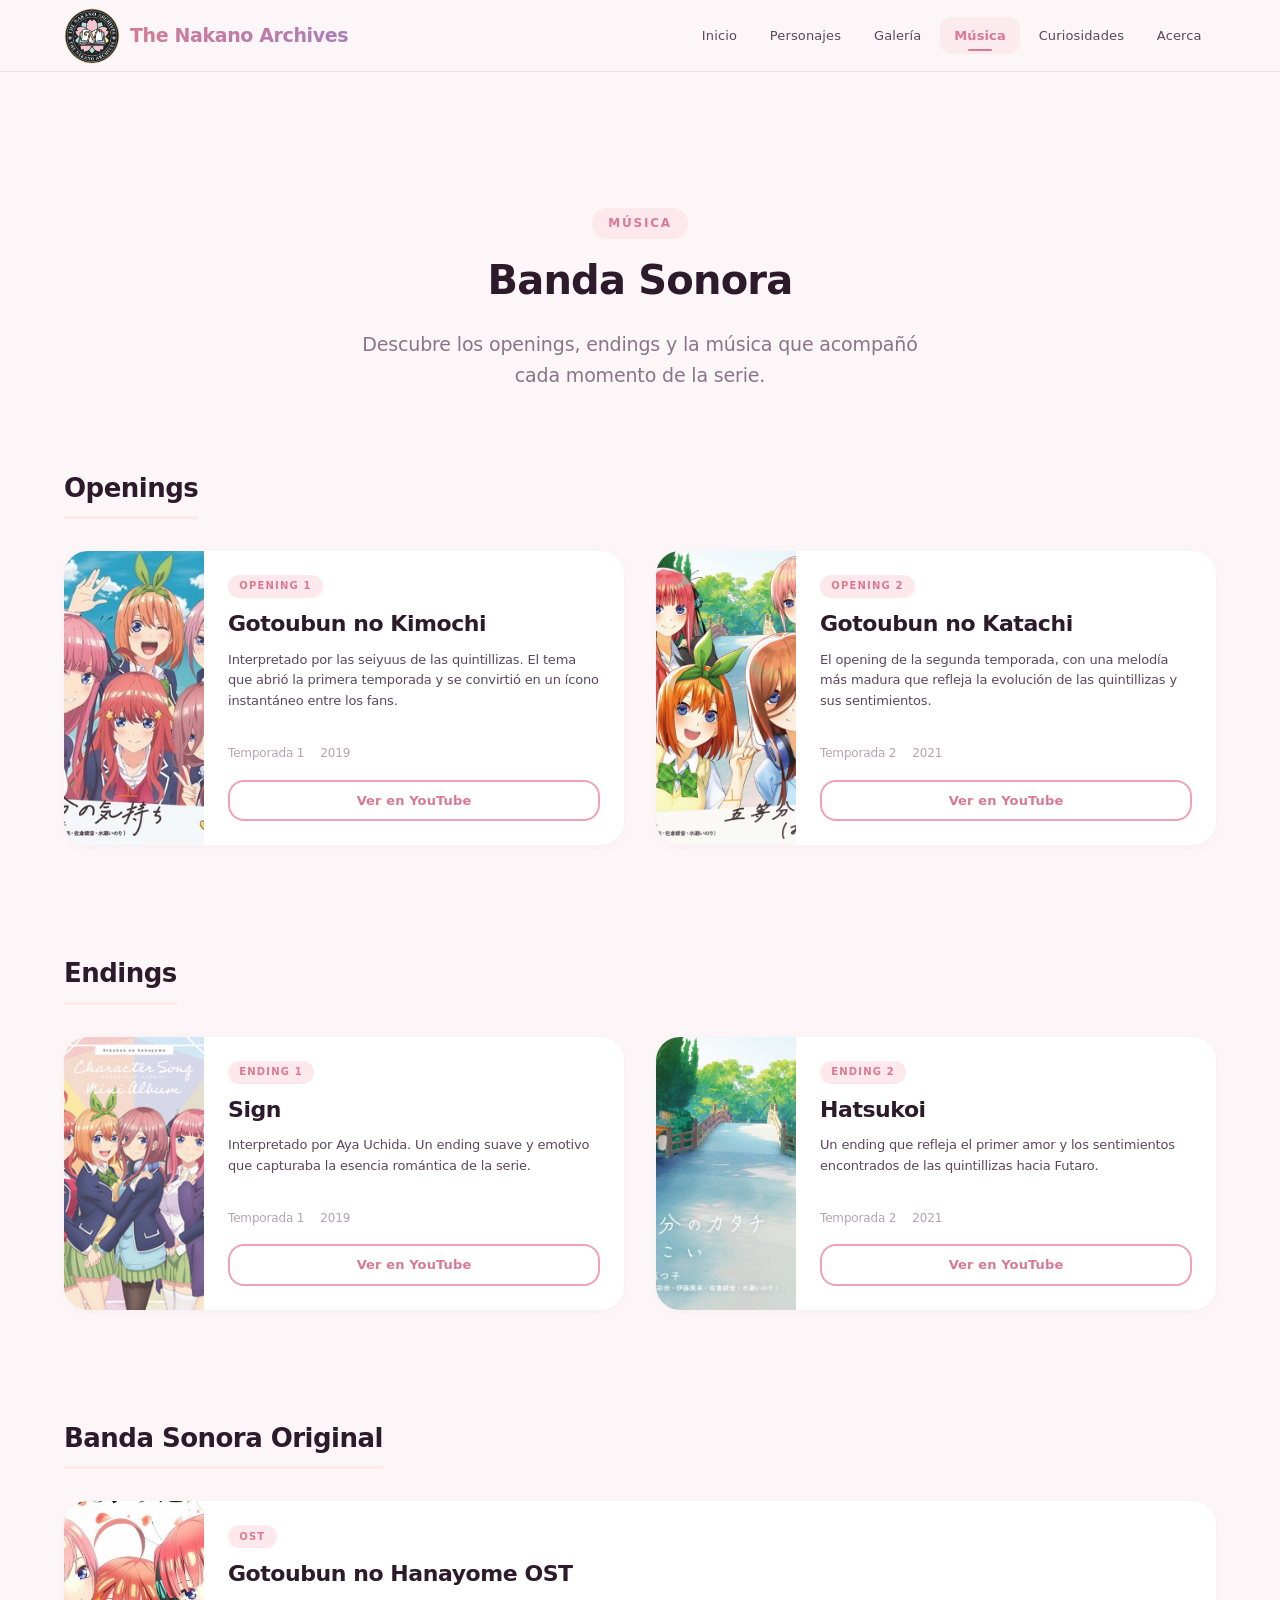
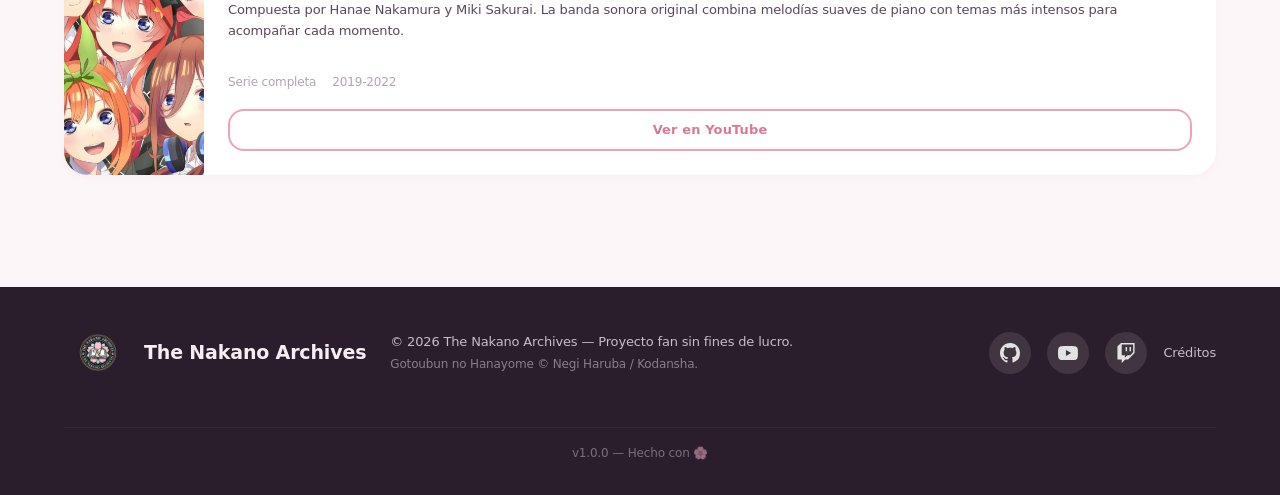
<file: pages/musica.html>
<!DOCTYPE html>
<html lang="es">
<head>
  <meta charset="UTF-8">
  <meta name="viewport" content="width=device-width, initial-scale=1.0, viewport-fit=cover">
  <meta name="description" content="Música de Gotoubun no Hanayome: openings, endings y banda sonora. Información y enlaces oficiales.">
  <meta name="theme-color" content="#f2a0b5">
  <title>Música · The Nakano Archives</title>
  <link rel="stylesheet" href="../assets/css/variables.css">
  <link rel="stylesheet" href="../assets/css/style.css">
  <link rel="stylesheet" href="../assets/css/header.css">
  <link rel="stylesheet" href="../assets/css/navbar.css">
  <link rel="stylesheet" href="../assets/css/musica.css">
  <link rel="stylesheet" href="../assets/css/footer.css">
  <link rel="stylesheet" href="../assets/css/animations.css">
  <link rel="stylesheet" href="../assets/css/responsive.css">
  <link rel="icon" type="image/svg+xml" href="../assets/img/icons/favicon.svg">
</head>
<body>
  <header class="main-header">
    <div class="header-container">
      <div class="logo-area">
        <img src="../assets/img/logo/logo.png" alt="The Nakano Archives Logo" class="logo-img" width="48" height="48">
        <span class="site-title">The Nakano Archives</span>
      </div>
      <button class="hamburger-btn" aria-label="Abrir menú de navegación" aria-expanded="false">
        <span class="hamburger-line"></span>
        <span class="hamburger-line"></span>
        <span class="hamburger-line"></span>
      </button>
      <nav class="primary-nav" role="navigation">
        <ul class="nav-menu">
          <li class="nav-item"><a href="../index.html" class="nav-link">Inicio</a></li>
          <li class="nav-item"><a href="personajes.html" class="nav-link">Personajes</a></li>
          <li class="nav-item"><a href="galeria.html" class="nav-link">Galería</a></li>
          <li class="nav-item"><a href="musica.html" class="nav-link active" aria-current="page">Música</a></li>
          <li class="nav-item"><a href="curiosidades.html" class="nav-link">Curiosidades</a></li>
          <li class="nav-item"><a href="acerca.html" class="nav-link">Acerca</a></li>
        </ul>
      </nav>
    </div>
  </header>

  <main>
    <section class="musica-page-section">
      <div class="container">
        <div class="page-header">
          <span class="section-label">Música</span>
          <h1>Banda Sonora</h1>
          <p class="page-description">Descubre los openings, endings y la música que acompañó cada momento de la serie.</p>
        </div>

        <div class="musica-category">
          <h2 class="category-title">Openings</h2>
          <div class="canciones-grid">
            <article class="cancion-card">
              <div class="cancion-thumb">
                <img src="../assets/img/gallery/opening1cover.jpg" alt="Gotoubun no Kimochi" loading="lazy">
              </div>
              <div class="cancion-info">
                <span class="cancion-type">Opening 1</span>
                <h3>Gotoubun no Kimochi</h3>
                <p>Interpretado por las seiyuus de las quintillizas. El tema que abrió la primera temporada y se convirtió en un ícono instantáneo entre los fans.</p>
                <div class="cancion-meta">
                  <span>Temporada 1</span>
                  <span>2019</span>
                </div>
                <a href="https://www.youtube.com/watch?v=SdkPlkxfwCU&list=RDSdkPlkxfwCU&start_radio=1" target="_blank" rel="noopener noreferrer" class="btn btn-outline btn-sm">Ver en YouTube</a>
              </div>
            </article>
            <article class="cancion-card">
              <div class="cancion-thumb">
                <img src="../assets/img/gallery/opening2cover.jpg" alt="Gotoubun no Katachi" loading="lazy">
              </div>
              <div class="cancion-info">
                <span class="cancion-type">Opening 2</span>
                <h3>Gotoubun no Katachi</h3>
                <p>El opening de la segunda temporada, con una melodía más madura que refleja la evolución de las quintillizas y sus sentimientos.</p>
                <div class="cancion-meta">
                  <span>Temporada 2</span>
                  <span>2021</span>
                </div>
                <a href="https://www.youtube.com/watch?v=eWmyPgluj2U&list=RDeWmyPgluj2U&start_radio=1" target="_blank" rel="noopener noreferrer" class="btn btn-outline btn-sm">Ver en YouTube</a>
              </div>
            </article>
          </div>
        </div>

        <div class="musica-category">
          <h2 class="category-title">Endings</h2>
          <div class="canciones-grid">
            <article class="cancion-card">
              <div class="cancion-thumb">
                <img src="../assets/img/gallery/ending1cover.jpg" alt="Sign" loading="lazy">
              </div>
              <div class="cancion-info">
                <span class="cancion-type">Ending 1</span>
                <h3>Sign</h3>
                <p>Interpretado por Aya Uchida. Un ending suave y emotivo que capturaba la esencia romántica de la serie.</p>
                <div class="cancion-meta">
                  <span>Temporada 1</span>
                  <span>2019</span>
                </div>
                <a href="https://www.youtube.com/watch?v=wCiDu55Hgok&list=RDwCiDu55Hgok&start_radio=1" target="_blank" rel="noopener noreferrer" class="btn btn-outline btn-sm">Ver en YouTube</a>
              </div>
            </article>
            <article class="cancion-card">
              <div class="cancion-thumb">
                <img src="../assets/img/gallery/ending2cover.jpg" alt="Hatsukoi" loading="lazy">
              </div>
              <div class="cancion-info">
                <span class="cancion-type">Ending 2</span>
                <h3>Hatsukoi</h3>
                <p>Un ending que refleja el primer amor y los sentimientos encontrados de las quintillizas hacia Futaro.</p>
                <div class="cancion-meta">
                  <span>Temporada 2</span>
                  <span>2021</span>
                </div>
                <a href="https://youtu.be/CqGCdL6MxMA?si=wj6ztlkPsKOCwkm0" target="_blank" rel="noopener noreferrer" class="btn btn-outline btn-sm">Ver en YouTube</a>
              </div>
            </article>
          </div>
        </div>

        <div class="musica-category">
          <h2 class="category-title">Banda Sonora Original</h2>
          <div class="canciones-grid">
            <article class="cancion-card">
              <div class="cancion-thumb">
                <img src="../assets/img/banner/OST.jpg" alt="OST" loading="lazy">
              </div>
              <div class="cancion-info">
                <span class="cancion-type">OST</span>
                <h3>Gotoubun no Hanayome OST</h3>
                <p>Compuesta por Hanae Nakamura y Miki Sakurai. La banda sonora original combina melodías suaves de piano con temas más intensos para acompañar cada momento.</p>
                <div class="cancion-meta">
                  <span>Serie completa</span>
                  <span>2019-2022</span>
                </div>
                <a href="https://www.youtube.com/results?search_query=Gotoubun+no+Hanayome+OST" target="_blank" rel="noopener noreferrer" class="btn btn-outline btn-sm">Ver en YouTube</a>
              </div>
            </article>
          </div>
        </div>
      </div>
    </section>
  </main>

  <footer class="main-footer">
    <div class="footer-container">
      <div class="footer-brand">
        <img src="../assets/img/logo/logo.png" alt="Logo" class="footer-logo" width="36" height="36">
        <span class="footer-title">The Nakano Archives</span>
      </div>
      <div class="footer-info">
        <p>&copy; 2026 The Nakano Archives — Proyecto fan sin fines de lucro.</p>
        <p class="footer-disclaimer">Gotoubun no Hanayome © Negi Haruba / Kodansha.</p>
      </div>
      <div class="footer-links">
        <a href="https://github.com/PipeLev" target="_blank" rel="noopener noreferrer" class="footer-social-link" aria-label="GitHub">
          <svg viewBox="0 0 24 24" xmlns="http://www.w3.org/2000/svg">
            <path d="M12 0C5.37 0 0 5.37 0 12c0 5.31 3.435 9.795 8.205 11.385.6.105.825-.255.825-.57 0-.285-.015-1.23-.015-2.235-3.015.555-3.795-.735-4.035-1.41-.135-.345-.72-1.41-1.23-1.695-.42-.225-1.02-.78-.015-.795.945-.015 1.62.87 1.845 1.23 1.08 1.815 2.805 1.305 3.495.99.105-.78.42-1.305.765-1.605-2.67-.3-5.46-1.335-5.46-5.925 0-1.305.465-2.385 1.23-3.225-.12-.3-.54-1.53.12-3.18 0 0 1.005-.315 3.3 1.23.96-.27 1.98-.405 3-.405s2.04.135 3 .405c2.295-1.56 3.3-1.23 3.3-1.23.66 1.65.24 2.88.12 3.18.765.84 1.23 1.905 1.23 3.225 0 4.605-2.805 5.625-5.475 5.925.435.375.81 1.095.81 2.22 0 1.605-.015 2.895-.015 3.3 0 .315.225.69.825.57A12.02 12.02 0 0024 12c0-6.63-5.37-12-12-12z"/>
          </svg>
        </a>
        <a href="https://www.youtube.com/@pipelev" target="_blank" rel="noopener noreferrer" class="footer-social-link" aria-label="YouTube">
          <svg viewBox="0 0 24 24" xmlns="http://www.w3.org/2000/svg">
            <path d="M23.498 6.186a3.016 3.016 0 00-2.122-2.136C19.505 3.545 12 3.545 12 3.545s-7.505 0-9.377.505A3.017 3.017 0 00.502 6.186C0 8.07 0 12 0 12s0 3.93.502 5.814a3.016 3.016 0 002.122 2.136c1.871.505 9.376.505 9.376.505s7.505 0 9.377-.505a3.015 3.015 0 002.122-2.136C24 15.93 24 12 24 12s0-3.93-.502-5.814zM9.545 15.568V8.432L15.818 12l-6.273 3.568z"/>
          </svg>
        </a>
        <a href="https://www.twitch.tv/pipelev" target="_blank" rel="noopener noreferrer" class="footer-social-link" aria-label="Twitch">
          <svg viewBox="0 0 24 24" xmlns="http://www.w3.org/2000/svg">
            <path d="M11.571 4.714h1.715v5.143H11.57zm4.715 0H18v5.143h-1.714zM6 0L1.714 4.286v15.428h5.143V24l4.286-4.286h3.428L22.286 12V0zm14.571 11.143l-3.428 3.428h-3.429l-3 3v-3H6.857V1.714h13.714z"/>
          </svg>
        </a>
        <a href="pages/acerca.html" class="footer-page-link">Créditos</a>
      </div>
      <p class="footer-version">v1.0.0 — Hecho con 🌸</p>
    </div>
  </footer>


  <script src="../assets/js/main.js" type="module"></script>
  <script src="../assets/js/navigation.js" type="module"></script>
  <script src="../assets/js/musica.js" type="module"></script>
</body>
</html>
</file>
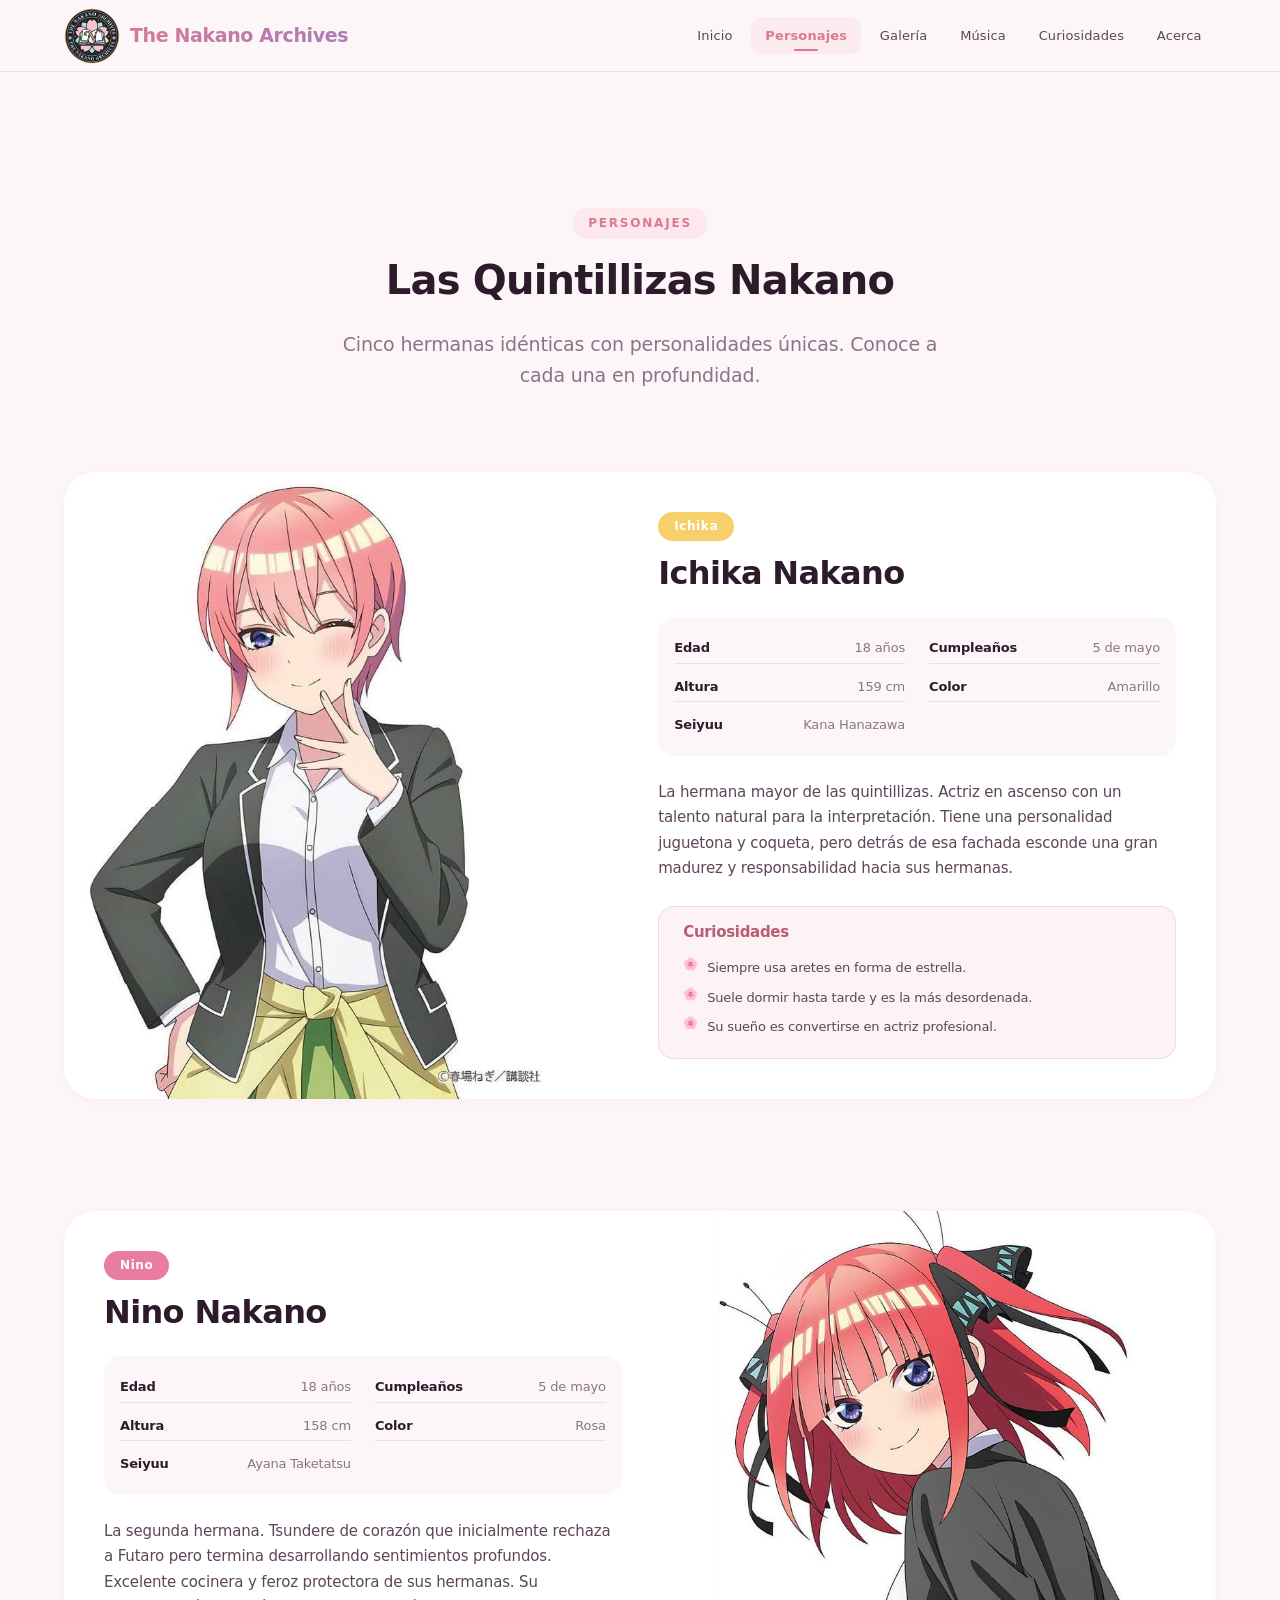
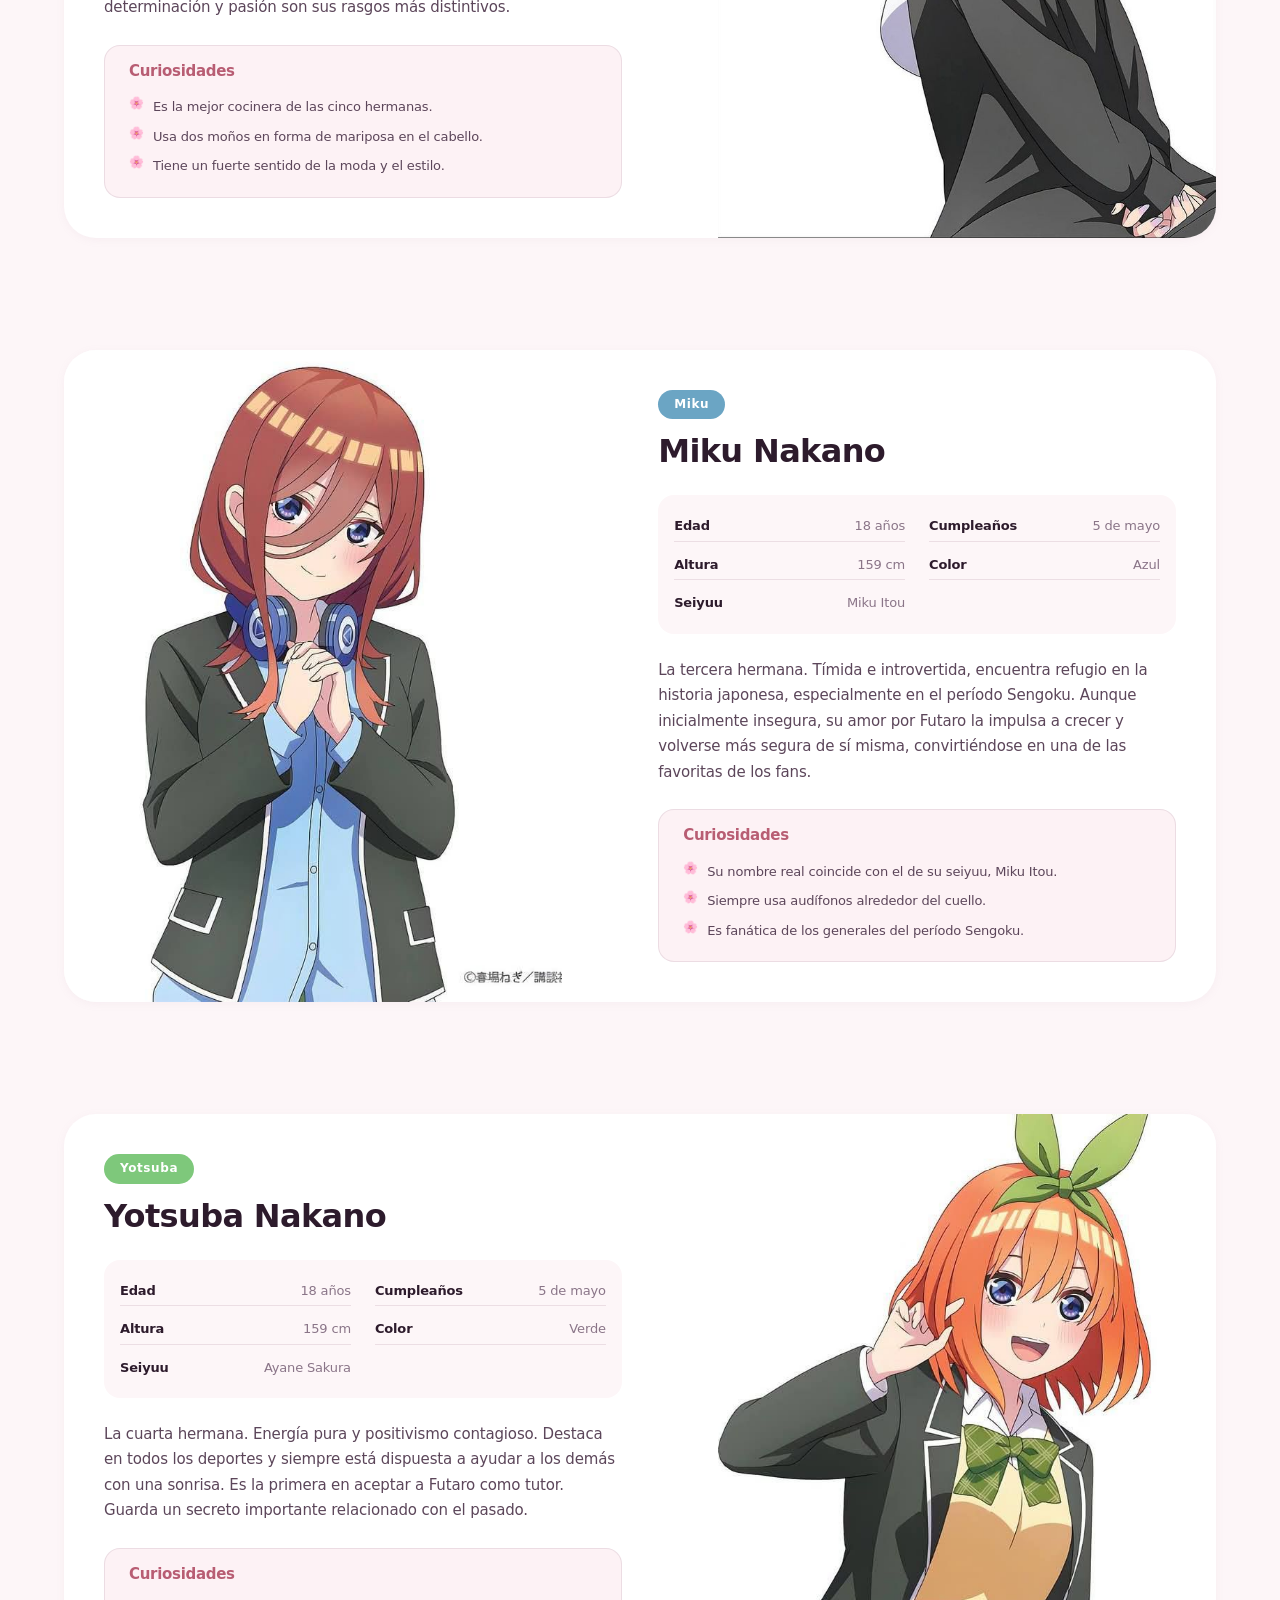
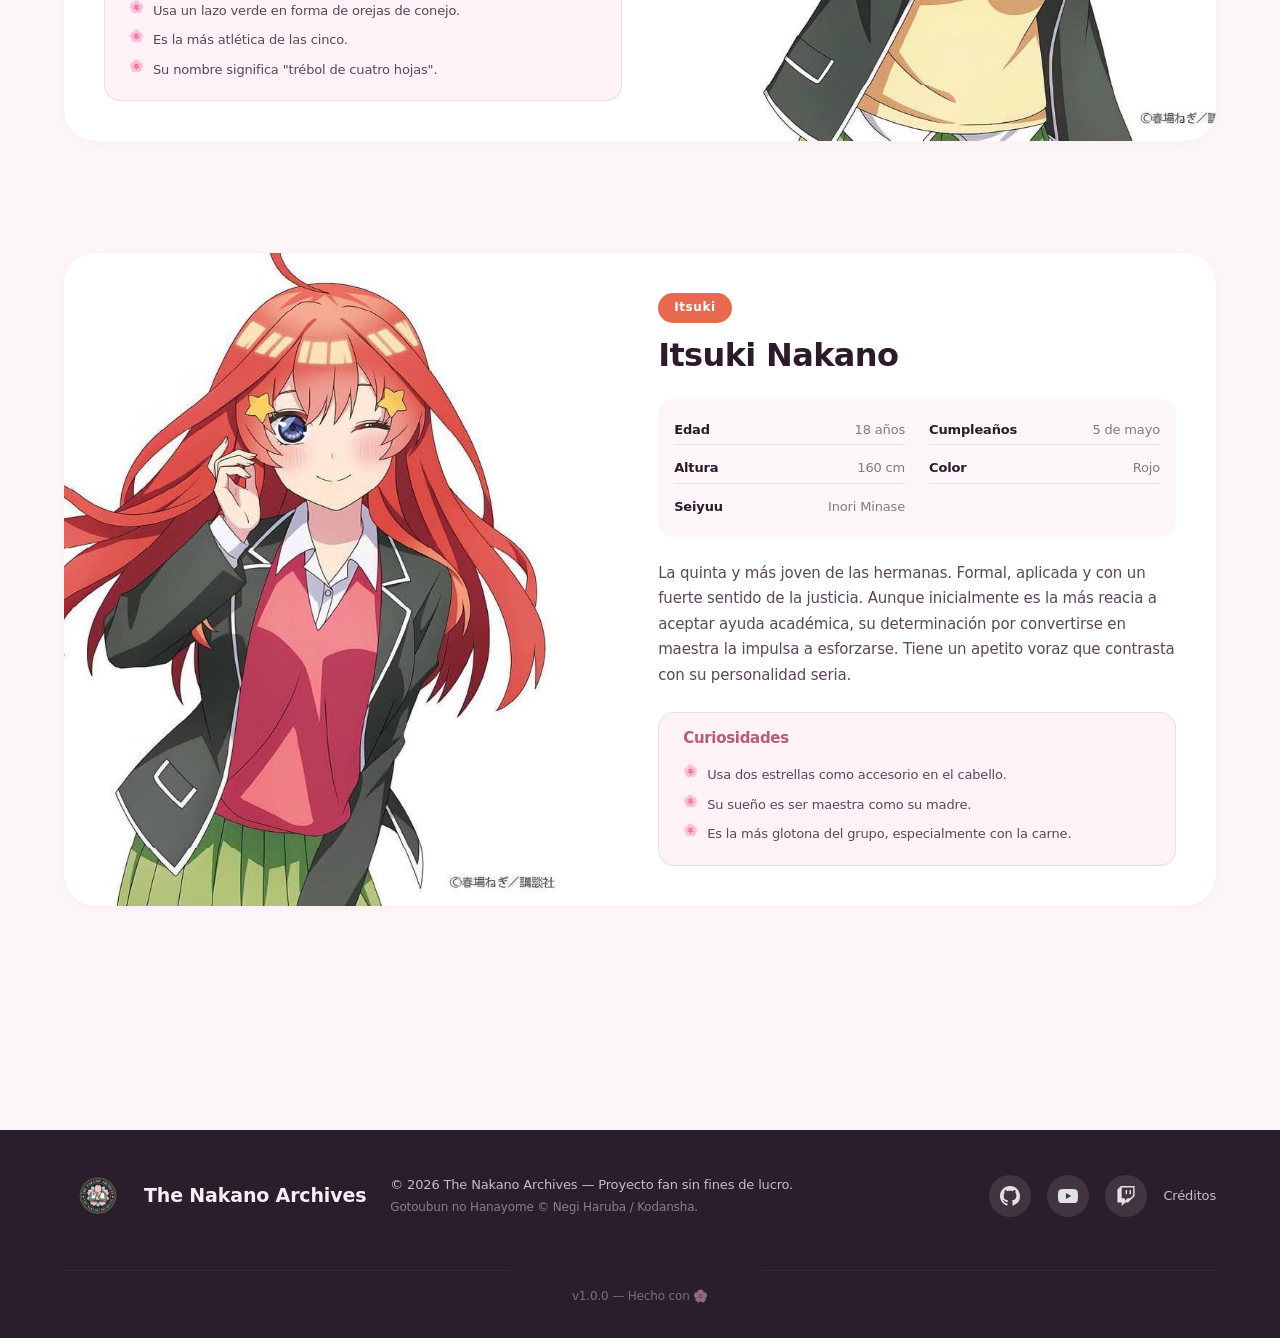
<file: pages/personajes.html>
<!DOCTYPE html>
<html lang="es">
<head>
  <meta charset="UTF-8">
  <meta name="viewport" content="width=device-width, initial-scale=1.0, viewport-fit=cover">
  <meta name="description" content="Perfiles completos de las quintillizas Nakano: Ichika, Nino, Miku, Yotsuba e Itsuki. Imágenes, datos y curiosidades.">
  <meta name="theme-color" content="#f2a0b5">
  <title>Personajes · The Nakano Archives</title>
  <link rel="stylesheet" href="../assets/css/variables.css">
  <link rel="stylesheet" href="../assets/css/style.css">
  <link rel="stylesheet" href="../assets/css/header.css">
  <link rel="stylesheet" href="../assets/css/navbar.css">
  <link rel="stylesheet" href="../assets/css/personajes.css">
  <link rel="stylesheet" href="../assets/css/footer.css">
  <link rel="stylesheet" href="../assets/css/animations.css">
  <link rel="stylesheet" href="../assets/css/responsive.css">
  <link rel="icon" type="image/svg+xml" href="../assets/img/icons/favicon.svg">
</head>
<body>
  <header class="main-header">
    <div class="header-container">
      <div class="logo-area">
        <img src="../assets/img/logo/logo.png" alt="The Nakano Archives Logo" class="logo-img" width="48" height="48">
        <span class="site-title">The Nakano Archives</span>
      </div>
      <button class="hamburger-btn" aria-label="Abrir menú de navegación" aria-expanded="false">
        <span class="hamburger-line"></span>
        <span class="hamburger-line"></span>
        <span class="hamburger-line"></span>
      </button>
      <nav class="primary-nav" role="navigation">
        <ul class="nav-menu">
          <li class="nav-item"><a href="../index.html" class="nav-link">Inicio</a></li>
          <li class="nav-item"><a href="personajes.html" class="nav-link active" aria-current="page">Personajes</a></li>
          <li class="nav-item"><a href="galeria.html" class="nav-link">Galería</a></li>
          <li class="nav-item"><a href="musica.html" class="nav-link">Música</a></li>
          <li class="nav-item"><a href="curiosidades.html" class="nav-link">Curiosidades</a></li>
          <li class="nav-item"><a href="acerca.html" class="nav-link">Acerca</a></li>
        </ul>
      </nav>
    </div>
  </header>

  <main>
    <section class="personajes-page-section">
      <div class="container">
        <div class="page-header">
          <span class="section-label">Personajes</span>
          <h1>Las Quintillizas Nakano</h1>
          <p class="page-description">Cinco hermanas idénticas con personalidades únicas. Conoce a cada una en profundidad.</p>
        </div>

        <article class="personaje-profile" id="ichika">
          <div class="profile-image-area">
            <img src="../assets/img/personajes/ichika/main.jpg" alt="Ichika Nakano" class="profile-main-image" loading="lazy">
            <button class="gallery-trigger-btn" data-modal="gallery-ichika">Ver galería</button>
          </div>
          <div class="profile-info-area">
            <div class="profile-header">
              <span class="profile-tag" style="background: #f7d06b;">Ichika</span>
              <h2>Ichika Nakano</h2>
            </div>
            <div class="profile-details">
              <div class="detail-row"><span class="detail-label">Edad</span><span class="detail-value">18 años</span></div>
              <div class="detail-row"><span class="detail-label">Cumpleaños</span><span class="detail-value">5 de mayo</span></div>
              <div class="detail-row"><span class="detail-label">Altura</span><span class="detail-value">159 cm</span></div>
              <div class="detail-row"><span class="detail-label">Color</span><span class="detail-value">Amarillo</span></div>
              <div class="detail-row"><span class="detail-label">Seiyuu</span><span class="detail-value">Kana Hanazawa</span></div>
            </div>
            <p class="profile-description">La hermana mayor de las quintillizas. Actriz en ascenso con un talento natural para la interpretación. Tiene una personalidad juguetona y coqueta, pero detrás de esa fachada esconde una gran madurez y responsabilidad hacia sus hermanas.</p>
            <div class="profile-curiosities">
              <h3>Curiosidades</h3>
              <ul>
                <li>Siempre usa aretes en forma de estrella.</li>
                <li>Suele dormir hasta tarde y es la más desordenada.</li>
                <li>Su sueño es convertirse en actriz profesional.</li>
              </ul>
            </div>
          </div>
        </article>

        <article class="personaje-profile reverse" id="nino">
          <div class="profile-image-area">
            <img src="../assets/img/personajes/nino/main.jpg" alt="Nino Nakano" class="profile-main-image" loading="lazy">
            <button class="gallery-trigger-btn" data-modal="gallery-nino">Ver galería</button>
          </div>
          <div class="profile-info-area">
            <div class="profile-header">
              <span class="profile-tag" style="background: #e87da0;">Nino</span>
              <h2>Nino Nakano</h2>
            </div>
            <div class="profile-details">
              <div class="detail-row"><span class="detail-label">Edad</span><span class="detail-value">18 años</span></div>
              <div class="detail-row"><span class="detail-label">Cumpleaños</span><span class="detail-value">5 de mayo</span></div>
              <div class="detail-row"><span class="detail-label">Altura</span><span class="detail-value">158 cm</span></div>
              <div class="detail-row"><span class="detail-label">Color</span><span class="detail-value">Rosa</span></div>
              <div class="detail-row"><span class="detail-label">Seiyuu</span><span class="detail-value">Ayana Taketatsu</span></div>
            </div>
            <p class="profile-description">La segunda hermana. Tsundere de corazón que inicialmente rechaza a Futaro pero termina desarrollando sentimientos profundos. Excelente cocinera y feroz protectora de sus hermanas. Su determinación y pasión son sus rasgos más distintivos.</p>
            <div class="profile-curiosities">
              <h3>Curiosidades</h3>
              <ul>
                <li>Es la mejor cocinera de las cinco hermanas.</li>
                <li>Usa dos moños en forma de mariposa en el cabello.</li>
                <li>Tiene un fuerte sentido de la moda y el estilo.</li>
              </ul>
            </div>
          </div>
        </article>

        <article class="personaje-profile" id="miku">
          <div class="profile-image-area">
            <img src="../assets/img/personajes/miku/main.jpg" alt="Miku Nakano" class="profile-main-image" loading="lazy">
            <button class="gallery-trigger-btn" data-modal="gallery-miku">Ver galería</button>
          </div>
          <div class="profile-info-area">
            <div class="profile-header">
              <span class="profile-tag" style="background: #6ba5c4;">Miku</span>
              <h2>Miku Nakano</h2>
            </div>
            <div class="profile-details">
              <div class="detail-row"><span class="detail-label">Edad</span><span class="detail-value">18 años</span></div>
              <div class="detail-row"><span class="detail-label">Cumpleaños</span><span class="detail-value">5 de mayo</span></div>
              <div class="detail-row"><span class="detail-label">Altura</span><span class="detail-value">159 cm</span></div>
              <div class="detail-row"><span class="detail-label">Color</span><span class="detail-value">Azul</span></div>
              <div class="detail-row"><span class="detail-label">Seiyuu</span><span class="detail-value">Miku Itou</span></div>
            </div>
            <p class="profile-description">La tercera hermana. Tímida e introvertida, encuentra refugio en la historia japonesa, especialmente en el período Sengoku. Aunque inicialmente insegura, su amor por Futaro la impulsa a crecer y volverse más segura de sí misma, convirtiéndose en una de las favoritas de los fans.</p>
            <div class="profile-curiosities">
              <h3>Curiosidades</h3>
              <ul>
                <li>Su nombre real coincide con el de su seiyuu, Miku Itou.</li>
                <li>Siempre usa audífonos alrededor del cuello.</li>
                <li>Es fanática de los generales del período Sengoku.</li>
              </ul>
            </div>
          </div>
        </article>

        <article class="personaje-profile reverse" id="yotsuba">
          <div class="profile-image-area">
            <img src="../assets/img/personajes/yotsuba/main.jpg" alt="Yotsuba Nakano" class="profile-main-image" loading="lazy">
            <button class="gallery-trigger-btn" data-modal="gallery-yotsuba">Ver galería</button>
          </div>
          <div class="profile-info-area">
            <div class="profile-header">
              <span class="profile-tag" style="background: #7ec87b;">Yotsuba</span>
              <h2>Yotsuba Nakano</h2>
            </div>
            <div class="profile-details">
              <div class="detail-row"><span class="detail-label">Edad</span><span class="detail-value">18 años</span></div>
              <div class="detail-row"><span class="detail-label">Cumpleaños</span><span class="detail-value">5 de mayo</span></div>
              <div class="detail-row"><span class="detail-label">Altura</span><span class="detail-value">159 cm</span></div>
              <div class="detail-row"><span class="detail-label">Color</span><span class="detail-value">Verde</span></div>
              <div class="detail-row"><span class="detail-label">Seiyuu</span><span class="detail-value">Ayane Sakura</span></div>
            </div>
            <p class="profile-description">La cuarta hermana. Energía pura y positivismo contagioso. Destaca en todos los deportes y siempre está dispuesta a ayudar a los demás con una sonrisa. Es la primera en aceptar a Futaro como tutor. Guarda un secreto importante relacionado con el pasado.</p>
            <div class="profile-curiosities">
              <h3>Curiosidades</h3>
              <ul>
                <li>Usa un lazo verde en forma de orejas de conejo.</li>
                <li>Es la más atlética de las cinco.</li>
                <li>Su nombre significa "trébol de cuatro hojas".</li>
              </ul>
            </div>
          </div>
        </article>

        <article class="personaje-profile" id="itsuki">
          <div class="profile-image-area">
            <img src="../assets/img/personajes/itsuki/main.jpg" alt="Itsuki Nakano" class="profile-main-image" loading="lazy">
            <button class="gallery-trigger-btn" data-modal="gallery-itsuki">Ver galería</button>
          </div>
          <div class="profile-info-area">
            <div class="profile-header">
              <span class="profile-tag" style="background: #e86850;">Itsuki</span>
              <h2>Itsuki Nakano</h2>
            </div>
            <div class="profile-details">
              <div class="detail-row"><span class="detail-label">Edad</span><span class="detail-value">18 años</span></div>
              <div class="detail-row"><span class="detail-label">Cumpleaños</span><span class="detail-value">5 de mayo</span></div>
              <div class="detail-row"><span class="detail-label">Altura</span><span class="detail-value">160 cm</span></div>
              <div class="detail-row"><span class="detail-label">Color</span><span class="detail-value">Rojo</span></div>
              <div class="detail-row"><span class="detail-label">Seiyuu</span><span class="detail-value">Inori Minase</span></div>
            </div>
            <p class="profile-description">La quinta y más joven de las hermanas. Formal, aplicada y con un fuerte sentido de la justicia. Aunque inicialmente es la más reacia a aceptar ayuda académica, su determinación por convertirse en maestra la impulsa a esforzarse. Tiene un apetito voraz que contrasta con su personalidad seria.</p>
            <div class="profile-curiosities">
              <h3>Curiosidades</h3>
              <ul>
                <li>Usa dos estrellas como accesorio en el cabello.</li>
                <li>Su sueño es ser maestra como su madre.</li>
                <li>Es la más glotona del grupo, especialmente con la carne.</li>
              </ul>
            </div>
          </div>
        </article>
      </div>
    </section>

    <div class="modal" id="gallery-ichika" aria-hidden="true">
      <div class="modal-content">
        <button class="modal-close-btn" aria-label="Cerrar galería">&times;</button>
        <h3 class="modal-title">Ichika Nakano</h3>
        <div class="modal-gallery-grid">
          <img src="../assets/img/personajes/ichika/thumb1.jpg" alt="Ichika imagen 1" loading="lazy">
          <img src="../assets/img/personajes/ichika/thumb2.jpg" alt="Ichika imagen 2" loading="lazy">
          <img src="../assets/img/personajes/ichika/thumb3.jpg" alt="Ichika imagen 3" loading="lazy">
          <img src="../assets/img/personajes/ichika/thumb4.jpg" alt="Ichika imagen 4" loading="lazy">
        </div>
      </div>
    </div>
    <div class="modal" id="gallery-nino" aria-hidden="true">
      <div class="modal-content">
        <button class="modal-close-btn" aria-label="Cerrar galería">&times;</button>
        <h3 class="modal-title">Nino Nakano</h3>
        <div class="modal-gallery-grid">
          <img src="../assets/img/personajes/nino/thumb1.jpg" alt="Nino imagen 1" loading="lazy">
          <img src="../assets/img/personajes/nino/thumb2.jpg" alt="Nino imagen 2" loading="lazy">
          <img src="../assets/img/personajes/nino/thumb3.jpg" alt="Nino imagen 3" loading="lazy">
          <img src="../assets/img/personajes/nino/thumb4.jpg" alt="Nino imagen 4" loading="lazy">
        </div>
      </div>
    </div>
    <div class="modal" id="gallery-miku" aria-hidden="true">
      <div class="modal-content">
        <button class="modal-close-btn" aria-label="Cerrar galería">&times;</button>
        <h3 class="modal-title">Miku Nakano</h3>
        <div class="modal-gallery-grid">
          <img src="../assets/img/personajes/miku/thumb1.jpg" alt="Miku imagen 1" loading="lazy">
          <img src="../assets/img/personajes/miku/thumb2.jpg" alt="Miku imagen 2" loading="lazy">
          <img src="../assets/img/personajes/miku/thumb3.jpg" alt="Miku imagen 3" loading="lazy">
          <img src="../assets/img/personajes/miku/thumb4.jpg" alt="Miku imagen 4" loading="lazy">
        </div>
      </div>
    </div>
    <div class="modal" id="gallery-yotsuba" aria-hidden="true">
      <div class="modal-content">
        <button class="modal-close-btn" aria-label="Cerrar galería">&times;</button>
        <h3 class="modal-title">Yotsuba Nakano</h3>
        <div class="modal-gallery-grid">
          <img src="../assets/img/personajes/yotsuba/thumb1.jpg" alt="Yotsuba imagen 1" loading="lazy">
          <img src="../assets/img/personajes/yotsuba/thumb2.jpg" alt="Yotsuba imagen 2" loading="lazy">
          <img src="../assets/img/personajes/yotsuba/thumb3.jpg" alt="Yotsuba imagen 3" loading="lazy">
          <img src="../assets/img/personajes/yotsuba/thumb4.jpg" alt="Yotsuba imagen 4" loading="lazy">
        </div>
      </div>
    </div>
    <div class="modal" id="gallery-itsuki" aria-hidden="true">
      <div class="modal-content">
        <button class="modal-close-btn" aria-label="Cerrar galería">&times;</button>
        <h3 class="modal-title">Itsuki Nakano</h3>
        <div class="modal-gallery-grid">
          <img src="../assets/img/personajes/itsuki/thumb1.jpg" alt="Itsuki imagen 1" loading="lazy">
          <img src="../assets/img/personajes/itsuki/thumb2.jpg" alt="Itsuki imagen 2" loading="lazy">
          <img src="../assets/img/personajes/itsuki/thumb3.jpg" alt="Itsuki imagen 3" loading="lazy">
          <img src="../assets/img/personajes/itsuki/thumb4.jpg" alt="Itsuki imagen 4" loading="lazy">
        </div>
      </div>
    </div>
  </main>

  <footer class="main-footer">
    <div class="footer-container">
      <div class="footer-brand">
        <img src="../assets/img/logo/logo.png" alt="Logo" class="footer-logo" width="36" height="36">
        <span class="footer-title">The Nakano Archives</span>
      </div>
      <div class="footer-info">
        <p>&copy; 2026 The Nakano Archives — Proyecto fan sin fines de lucro.</p>
        <p class="footer-disclaimer">Gotoubun no Hanayome © Negi Haruba / Kodansha.</p>
      </div>
      <div class="footer-links">
        <a href="https://github.com/PipeLev" target="_blank" rel="noopener noreferrer" class="footer-social-link" aria-label="GitHub">
          <svg viewBox="0 0 24 24" xmlns="http://www.w3.org/2000/svg">
            <path d="M12 0C5.37 0 0 5.37 0 12c0 5.31 3.435 9.795 8.205 11.385.6.105.825-.255.825-.57 0-.285-.015-1.23-.015-2.235-3.015.555-3.795-.735-4.035-1.41-.135-.345-.72-1.41-1.23-1.695-.42-.225-1.02-.78-.015-.795.945-.015 1.62.87 1.845 1.23 1.08 1.815 2.805 1.305 3.495.99.105-.78.42-1.305.765-1.605-2.67-.3-5.46-1.335-5.46-5.925 0-1.305.465-2.385 1.23-3.225-.12-.3-.54-1.53.12-3.18 0 0 1.005-.315 3.3 1.23.96-.27 1.98-.405 3-.405s2.04.135 3 .405c2.295-1.56 3.3-1.23 3.3-1.23.66 1.65.24 2.88.12 3.18.765.84 1.23 1.905 1.23 3.225 0 4.605-2.805 5.625-5.475 5.925.435.375.81 1.095.81 2.22 0 1.605-.015 2.895-.015 3.3 0 .315.225.69.825.57A12.02 12.02 0 0024 12c0-6.63-5.37-12-12-12z"/>
          </svg>
        </a>
        <a href="https://www.youtube.com/@pipelev" target="_blank" rel="noopener noreferrer" class="footer-social-link" aria-label="YouTube">
          <svg viewBox="0 0 24 24" xmlns="http://www.w3.org/2000/svg">
            <path d="M23.498 6.186a3.016 3.016 0 00-2.122-2.136C19.505 3.545 12 3.545 12 3.545s-7.505 0-9.377.505A3.017 3.017 0 00.502 6.186C0 8.07 0 12 0 12s0 3.93.502 5.814a3.016 3.016 0 002.122 2.136c1.871.505 9.376.505 9.376.505s7.505 0 9.377-.505a3.015 3.015 0 002.122-2.136C24 15.93 24 12 24 12s0-3.93-.502-5.814zM9.545 15.568V8.432L15.818 12l-6.273 3.568z"/>
          </svg>
        </a>
        <a href="https://www.twitch.tv/pipelev" target="_blank" rel="noopener noreferrer" class="footer-social-link" aria-label="Twitch">
          <svg viewBox="0 0 24 24" xmlns="http://www.w3.org/2000/svg">
            <path d="M11.571 4.714h1.715v5.143H11.57zm4.715 0H18v5.143h-1.714zM6 0L1.714 4.286v15.428h5.143V24l4.286-4.286h3.428L22.286 12V0zm14.571 11.143l-3.428 3.428h-3.429l-3 3v-3H6.857V1.714h13.714z"/>
          </svg>
        </a>
        <a href="pages/acerca.html" class="footer-page-link">Créditos</a>
      </div>
      <p class="footer-version">v1.0.0 — Hecho con 🌸</p>
    </div>
  </footer>


  <script src="../assets/js/main.js" type="module"></script>
  <script src="../assets/js/navigation.js" type="module"></script>
  <script src="../assets/js/modal.js" type="module"></script>
  <script src="../assets/js/personajes.js" type="module"></script>
</body>
</html>
</file>
<file: assets/css/variables.css>
:root {
  /* ========== PALETA PRINCIPAL ========== */
  --color-primary: #f2a0b5;
  --color-primary-light: #f7c4d3;
  --color-primary-lighter: #fde8ee;
  --color-primary-dark: #d97a92;
  --color-primary-darker: #b85d73;
  
  --color-secondary: #c5a3d4;
  --color-secondary-light: #dbc4e5;
  --color-secondary-lighter: #f0e6f5;
  --color-secondary-dark: #a67dba;
  --color-secondary-darker: #86619c;
  
  --color-accent: #ffd6e0;
  --color-accent-gold: #f5d78c;
  --color-accent-soft: #fdf2f5;
  
  /* ========== COLORES POR QUINTILLIZA ========== */
  --color-ichika: #f7d06b;
  --color-ichika-light: #fbe9b3;
  --color-ichika-dark: #d4a93e;
  
  --color-nino: #e87da0;
  --color-nino-light: #f4b8cc;
  --color-nino-dark: #c45678;
  
  --color-miku: #6ba5c4;
  --color-miku-light: #a3cde0;
  --color-miku-dark: #4a7f9e;
  
  --color-yotsuba: #7ec87b;
  --color-yotsuba-light: #b2e0af;
  --color-yotsuba-dark: #5a9e56;
  
  --color-itsuki: #e86850;
  --color-itsuki-light: #f4a092;
  --color-itsuki-dark: #c4422d;
  
  /* ========== FONDOS ========== */
  --bg-body: #fdf6f8;
  --bg-surface: #ffffff;
  --bg-surface-hover: #fef9fb;
  --bg-glass: rgba(255, 255, 255, 0.35);
  --bg-glass-strong: rgba(255, 255, 255, 0.55);
  --bg-glass-dark: rgba(255, 255, 255, 0.15);
  --bg-footer: #2b1e2c;
  --bg-footer-secondary: #362836;
  
  /* ========== TEXTOS ========== */
  --text-primary: #2d1b2c;
  --text-secondary: #5c465a;
  --text-tertiary: #8a7588;
  --text-muted: #b5a2b2;
  --text-on-dark: #f5eef2;
  --text-on-dark-secondary: #c9bcc6;
  --text-white: #ffffff;
  
  /* ========== BORDES ========== */
  --border-light: rgba(220, 200, 210, 0.5);
  --border-medium: rgba(200, 180, 190, 0.6);
  --border-glass: rgba(255, 255, 255, 0.5);
  --border-focused: rgba(242, 160, 181, 0.5);
  
  /* ========== SOMBRAS ========== */
  --shadow-xs: 0 1px 3px rgba(180, 140, 160, 0.06);
  --shadow-sm: 0 2px 8px rgba(180, 140, 160, 0.08);
  --shadow-md: 0 4px 16px rgba(180, 140, 160, 0.1);
  --shadow-lg: 0 8px 30px rgba(180, 140, 160, 0.14);
  --shadow-xl: 0 12px 40px rgba(180, 140, 160, 0.18);
  --shadow-glass: 0 8px 32px rgba(180, 140, 160, 0.1);
  --shadow-card-hover: 0 16px 48px rgba(180, 140, 160, 0.2);
  
  /* ========== TIPOGRAFÍA ========== */
  --font-family-base: 'Segoe UI', 'Noto Sans', system-ui, -apple-system, BlinkMacSystemFont, sans-serif;
  --font-family-heading: 'Segoe UI', 'Noto Sans', system-ui, -apple-system, BlinkMacSystemFont, sans-serif;
  --font-family-display: var(--font-family-heading);
  --font-family-mono: 'Cascadia Code', 'Fira Code', 'Consolas', monospace;
  
  /* ========== TAMAÑOS DE FUENTE ========== */
  --text-2xs: 0.625rem;
  --text-xs: 0.75rem;
  --text-sm: 0.8125rem;
  --text-base: 0.9375rem;
  --text-md: 1.0625rem;
  --text-lg: 1.1875rem;
  --text-xl: 1.375rem;
  --text-2xl: 1.625rem;
  --text-3xl: 2rem;
  --text-4xl: 2.5rem;
  --text-5xl: 3.25rem;
  --text-6xl: 4rem;
  
  /* ========== ESPACIADO ========== */
  --space-3xs: 0.125rem;
  --space-2xs: 0.25rem;
  --space-xs: 0.5rem;
  --space-sm: 0.75rem;
  --space-md: 1rem;
  --space-lg: 1.5rem;
  --space-xl: 2rem;
  --space-2xl: 2.5rem;
  --space-3xl: 3.5rem;
  --space-4xl: 5rem;
  --space-5xl: 7rem;
  
  /* ========== RADIOS DE BORDE ========== */
  --radius-xs: 0.25rem;
  --radius-sm: 0.5rem;
  --radius-md: 0.75rem;
  --radius-lg: 1rem;
  --radius-xl: 1.25rem;
  --radius-2xl: 1.5rem;
  --radius-3xl: 2rem;
  --radius-full: 9999px;
  
  /* ========== TRANSICIONES ========== */
  --transition-instant: 0.05s ease;
  --transition-fast: 0.15s cubic-bezier(0.4, 0, 0.2, 1);
  --transition-base: 0.25s cubic-bezier(0.4, 0, 0.2, 1);
  --transition-slow: 0.4s cubic-bezier(0.4, 0, 0.2, 1);
  --transition-slower: 0.6s cubic-bezier(0.4, 0, 0.2, 1);
  --transition-bounce: 0.5s cubic-bezier(0.68, -0.55, 0.265, 1.55);
  
  /* ========== Z-INDEX ========== */
  --z-base: 1;
  --z-dropdown: 100;
  --z-sticky: 200;
  --z-header: 1000;
  --z-overlay: 1500;
  --z-modal: 2000;
  --z-lightbox: 3000;
  --z-toast: 4000;
  --z-tooltip: 5000;
  
  /* ========== GLASSMORPHISM ========== */
  --glass-blur-sm: blur(8px);
  --glass-blur-md: blur(14px);
  --glass-blur-lg: blur(22px);
  --glass-border: 1px solid rgba(255, 255, 255, 0.45);
  --glass-border-strong: 1px solid rgba(255, 255, 255, 0.6);
  
  /* ========== CONTENEDOR ========== */
  --container-max: 1200px;
  --container-narrow: 900px;
  --container-wide: 1400px;
  --container-padding: 1.5rem;
  
  /* ========== HEADER ========== */
  --header-height: 72px;
  --header-height-mobile: 64px;
  
  /* ========== OVERLAYS ========== */
  --overlay-light: rgba(253, 246, 248, 0.7);
  --overlay-medium: rgba(45, 27, 44, 0.4);
  --overlay-dark: rgba(45, 27, 44, 0.7);
  --overlay-darker: rgba(20, 10, 20, 0.85);
}
</file>
<file: assets/css/style.css>
/* ========== RESET GLOBAL ========== */
*,
*::before,
*::after {
  margin: 0;
  padding: 0;
  box-sizing: border-box;
}

html {
  scroll-behavior: smooth;
  -webkit-text-size-adjust: 100%;
  text-size-adjust: 100%;
  font-size: 16px;
  -webkit-font-smoothing: antialiased;
  -moz-osx-font-smoothing: grayscale;
  text-rendering: optimizeLegibility;
}

body {
  font-family: var(--font-family-base);
  background-color: var(--bg-body);
  color: var(--text-primary);
  line-height: 1.65;
  min-height: 100vh;
  display: flex;
  flex-direction: column;
  overflow-x: hidden;
  letter-spacing: -0.01em;
}

img {
  max-width: 100%;
  height: auto;
  display: block;
  position: relative;
}

img::after {
  content: '';
  display: none;
}

a {
  color: inherit;
  text-decoration: none;
  transition: color var(--transition-fast);
}

a:hover {
  color: var(--color-primary-dark);
}

ul,
ol {
  list-style: none;
}

button {
  cursor: pointer;
  font-family: inherit;
  border: none;
  background: none;
  font-size: inherit;
  color: inherit;
}

h1,
h2,
h3,
h4,
h5,
h6 {
  font-family: var(--font-family-heading);
  line-height: 1.25;
  color: var(--text-primary);
  letter-spacing: -0.02em;
}

h1 {
  font-size: var(--text-4xl);
  font-weight: 700;
  margin-bottom: var(--space-lg);
}

h2 {
  font-size: var(--text-3xl);
  font-weight: 650;
  margin-bottom: var(--space-md);
}

h3 {
  font-size: var(--text-2xl);
  font-weight: 600;
  margin-bottom: var(--space-sm);
}

p {
  margin-bottom: var(--space-md);
  color: var(--text-secondary);
}

p:last-child {
  margin-bottom: 0;
}

/* ========== CONTENEDOR ========== */
.container {
  width: 100%;
  max-width: var(--container-max);
  margin: 0 auto;
  padding: 0 var(--container-padding);
}

/* ========== MAIN ========== */
main {
  flex: 1;
  padding-top: var(--header-height);
}

/* ========== PAGE HEADER (compartido) ========== */
.page-header {
  text-align: center;
  margin-bottom: var(--space-4xl);
  padding-top: var(--space-3xl);
}

.section-label {
  display: inline-block;
  font-size: var(--text-xs);
  font-weight: 700;
  text-transform: uppercase;
  letter-spacing: 0.15em;
  color: var(--color-primary-dark);
  background: var(--color-primary-lighter);
  padding: 0.35rem 1rem;
  border-radius: var(--radius-full);
  margin-bottom: var(--space-md);
}

.section-heading {
  font-size: var(--text-4xl);
  font-weight: 700;
  margin-bottom: var(--space-md);
  line-height: 1.15;
}

.page-description {
  font-size: var(--text-lg);
  color: var(--text-tertiary);
  max-width: 600px;
  margin: 0 auto;
}

/* ========== BOTONES ========== */
.btn {
  display: inline-flex;
  align-items: center;
  justify-content: center;
  gap: var(--space-xs);
  padding: 0.8rem 2rem;
  border-radius: var(--radius-lg);
  font-weight: 600;
  font-size: var(--text-base);
  transition: all var(--transition-base);
  position: relative;
  overflow: hidden;
  text-align: center;
  white-space: nowrap;
  cursor: pointer;
  letter-spacing: 0.01em;
}

.btn::after {
  content: '';
  position: absolute;
  inset: 0;
  background: rgba(255, 255, 255, 0);
  transition: background var(--transition-base);
  border-radius: inherit;
}

.btn:hover::after {
  background: rgba(255, 255, 255, 0.12);
}

.btn:active {
  transform: scale(0.97);
}

.btn-primary {
  background: linear-gradient(135deg, var(--color-primary), var(--color-primary-dark));
  color: var(--text-white);
  box-shadow: var(--shadow-sm), 0 2px 8px rgba(242, 160, 181, 0.25);
}

.btn-primary:hover {
  box-shadow: var(--shadow-lg), 0 4px 16px rgba(242, 160, 181, 0.35);
  transform: translateY(-2px);
  color: var(--text-white);
}

.btn-secondary {
  background: linear-gradient(135deg, var(--color-secondary), var(--color-secondary-dark));
  color: var(--text-white);
  box-shadow: var(--shadow-sm), 0 2px 8px rgba(197, 163, 212, 0.25);
}

.btn-secondary:hover {
  box-shadow: var(--shadow-lg), 0 4px 16px rgba(197, 163, 212, 0.35);
  transform: translateY(-2px);
  color: var(--text-white);
}

.btn-outline {
  background: transparent;
  border: 2px solid var(--color-primary);
  color: var(--color-primary-dark);
}

.btn-outline:hover {
  background: var(--color-primary);
  color: var(--text-white);
  border-color: var(--color-primary);
  transform: translateY(-2px);
}

.btn-sm {
  padding: 0.5rem 1.25rem;
  font-size: var(--text-sm);
}

.btn-lg {
  padding: 1rem 2.5rem;
  font-size: var(--text-md);
}

/* ========== UTILIDADES ========== */
.text-center {
  text-align: center;
}

.text-gradient {
  background: linear-gradient(135deg, var(--color-primary), var(--color-secondary));
  -webkit-background-clip: text;
  -webkit-text-fill-color: transparent;
  background-clip: text;
}

.sr-only {
  position: absolute;
  width: 1px;
  height: 1px;
  padding: 0;
  margin: -1px;
  overflow: hidden;
  clip: rect(0, 0, 0, 0);
  white-space: nowrap;
  border: 0;
}

/* ========== IMAGEN NO ENCONTRADA ========== */
img.error-placeholder {
  opacity: 0.5;
  background-color: var(--color-primary-lighter);
  min-height: 200px;
  display: flex;
  align-items: center;
  justify-content: center;
}

/* ========== SCROLLBAR ========== */
::-webkit-scrollbar {
  width: 8px;
}

::-webkit-scrollbar-track {
  background: var(--bg-body);
}

::-webkit-scrollbar-thumb {
  background: var(--color-primary-light);
  border-radius: var(--radius-full);
}

::-webkit-scrollbar-thumb:hover {
  background: var(--color-primary);
}

/* ========== SELECCIÓN ========== */
::selection {
  background: var(--color-primary-lighter);
  color: var(--color-primary-darker);
}

/* ========== SAFARI FIX ========== */
@supports (-webkit-touch-callout: none) {
  .main-header {
    position: -webkit-sticky;
    position: sticky;
  }
}
</file>
<file: assets/css/header.css>
/* ========== HEADER ========== */
.main-header {
  position: fixed;
  top: 0;
  left: 0;
  right: 0;
  z-index: var(--z-header);
  height: var(--header-height);
  background: rgba(253, 246, 248, 0.82);
  backdrop-filter: var(--glass-blur-lg);
  -webkit-backdrop-filter: var(--glass-blur-lg);
  border-bottom: 1px solid var(--border-light);
  transition: all var(--transition-base);
}

.main-header.scrolled {
  background: rgba(253, 246, 248, 0.95);
  box-shadow: var(--shadow-md);
  border-bottom-color: var(--border-medium);
}

.header-container {
  max-width: var(--container-max);
  margin: 0 auto;
  padding: 0 var(--container-padding);
  display: flex;
  align-items: center;
  justify-content: space-between;
  height: 100%;
}

/* ========== LOGO ========== */
.logo-area {
  display: flex;
  align-items: center;
  gap: 10px;
  flex-shrink: 0;
}

.logo-img {
  width: 56px;
  height: 56px;
  border-radius: 50%;
  object-fit: cover;
  border: none;
  background: none;
  box-shadow: none;
  transition: transform 0.35s cubic-bezier(0.68, -0.55, 0.265, 1.55);
}

.logo-area:hover .logo-img {
  transform: scale(1.05);
}

.site-title {
  font-family: var(--font-family-display);
  font-size: var(--text-lg);
  font-weight: 700;
  background: linear-gradient(135deg, var(--color-primary-dark), var(--color-secondary-dark));
  -webkit-background-clip: text;
  -webkit-text-fill-color: transparent;
  background-clip: text;
  letter-spacing: -0.02em;
  white-space: nowrap;
}

/* ========== BOTÓN HAMBURGUESA ========== */
.hamburger-btn {
  display: none;
  flex-direction: column;
  gap: 5px;
  padding: var(--space-xs);
  z-index: calc(var(--z-header) + 1);
  background: none;
  border: none;
  cursor: pointer;
  width: 40px;
  height: 40px;
  align-items: center;
  justify-content: center;
  border-radius: var(--radius-sm);
  transition: background var(--transition-fast);
}

.hamburger-btn:hover {
  background: rgba(242, 160, 181, 0.1);
}

.hamburger-line {
  display: block;
  width: 24px;
  height: 2.5px;
  background: var(--text-primary);
  border-radius: var(--radius-full);
  transition: all var(--transition-base);
  transform-origin: center;
}

.hamburger-btn.active .hamburger-line:nth-child(1) {
  transform: translateY(7.5px) rotate(45deg);
}

.hamburger-btn.active .hamburger-line:nth-child(2) {
  opacity: 0;
  transform: scaleX(0);
}

.hamburger-btn.active .hamburger-line:nth-child(3) {
  transform: translateY(-7.5px) rotate(-45deg);
}
</file>
<file: assets/css/navbar.css>
/* ========== NAVEGACIÓN PRINCIPAL ========== */
.primary-nav {
  display: flex;
  align-items: center;
}

.nav-menu {
  display: flex;
  gap: var(--space-2xs);
  flex-wrap: wrap;
  justify-content: flex-end;
}

.nav-link {
  display: block;
  padding: 0.5rem 0.9rem;
  border-radius: var(--radius-md);
  font-size: var(--text-sm);
  font-weight: 500;
  color: var(--text-secondary);
  transition: all var(--transition-fast);
  position: relative;
  white-space: nowrap;
  letter-spacing: 0.01em;
}

.nav-link::after {
  content: '';
  position: absolute;
  bottom: 3px;
  left: 50%;
  transform: translateX(-50%) scaleX(0);
  width: 18px;
  height: 2.5px;
  background: var(--color-primary);
  border-radius: var(--radius-full);
  transition: transform var(--transition-base);
  transform-origin: center;
}

.nav-link:hover {
  color: var(--color-primary-dark);
  background: rgba(242, 160, 181, 0.08);
}

.nav-link:hover::after {
  transform: translateX(-50%) scaleX(1);
}

.nav-link.active {
  color: var(--color-primary-dark);
  background: rgba(242, 160, 181, 0.14);
  font-weight: 600;
}

.nav-link.active::after {
  transform: translateX(-50%) scaleX(1);
  width: 24px;
  background: var(--color-primary-dark);
}

/* ========== OVERLAY MÓVIL ========== */
.nav-overlay {
  display: none;
  position: fixed;
  inset: 0;
  background: rgba(45, 27, 44, 0.5);
  backdrop-filter: blur(3px);
  -webkit-backdrop-filter: blur(3px);
  z-index: calc(var(--z-header) - 1);
  opacity: 0;
  transition: opacity var(--transition-base);
  pointer-events: none;
}

.nav-overlay.visible {
  display: block;
  opacity: 1;
  pointer-events: auto;
}

/* ========== RESPONSIVE ========== */
@media (max-width: 1024px) {
  .hamburger-btn {
    display: flex;
  }

  .primary-nav {
    position: fixed;
    top: 0;
    right: -320px;
    width: 300px;
    height: 100vh;
    background: rgba(253, 246, 248, 0.98);
    backdrop-filter: var(--glass-blur-lg);
    -webkit-backdrop-filter: var(--glass-blur-lg);
    flex-direction: column;
    align-items: stretch;
    padding: 100px var(--space-lg) var(--space-xl);
    transition: right var(--transition-base);
    box-shadow: var(--shadow-xl);
    overflow-y: auto;
    z-index: var(--z-header);
  }

  .primary-nav.open {
    right: 0;
  }

  .nav-menu {
    flex-direction: column;
    gap: var(--space-2xs);
  }

  .nav-link {
    padding: 0.8rem 1.1rem;
    font-size: var(--text-base);
    border-radius: var(--radius-md);
  }

  .nav-link::after {
    display: none;
  }
}
</file>
<file: assets/css/home.css>
/* ========== HERO ========== */
.hero-section {
  position: relative;
  min-height: 92vh;
  display: flex;
  align-items: center;
  justify-content: center;
  overflow: hidden;
  background: linear-gradient(160deg,
    rgba(253, 246, 248, 0.4) 0%,
    rgba(242, 160, 181, 0.18) 30%,
    rgba(197, 163, 212, 0.12) 60%,
    rgba(253, 246, 248, 0.4) 100%
  );
}

.hero-background {
  position: absolute;
  inset: 0;
  background:
    radial-gradient(ellipse at 20% 50%, rgba(247, 208, 107, 0.12) 0%, transparent 55%),
    radial-gradient(ellipse at 75% 25%, rgba(232, 125, 160, 0.1) 0%, transparent 50%),
    radial-gradient(ellipse at 60% 70%, rgba(107, 165, 196, 0.1) 0%, transparent 50%),
    radial-gradient(ellipse at 35% 80%, rgba(126, 200, 123, 0.08) 0%, transparent 45%);
  animation: heroFloat 25s ease-in-out infinite;
}

@keyframes heroFloat {
  0%, 100% { transform: translate(0, 0) scale(1); }
  25% { transform: translate(15px, -15px) scale(1.02); }
  50% { transform: translate(-10px, 10px) scale(0.98); }
  75% { transform: translate(-15px, -5px) scale(1.01); }
}

.hero-content {
  position: relative;
  z-index: 2;
  text-align: center;
  max-width: 750px;
  padding: var(--space-xl);
  animation: fadeInUp 0.9s ease-out;
}

.hero-badge {
  display: inline-block;
  font-size: var(--text-xs);
  font-weight: 700;
  text-transform: uppercase;
  letter-spacing: 0.2em;
  color: var(--color-primary-dark);
  background: rgba(242, 160, 181, 0.15);
  backdrop-filter: blur(4px);
  padding: 0.4rem 1.2rem;
  border-radius: var(--radius-full);
  margin-bottom: var(--space-lg);
  border: 1px solid rgba(242, 160, 181, 0.2);
}

.hero-title {
  font-size: clamp(2.8rem, 7vw, 5rem);
  font-weight: 800;
  line-height: 1.05;
  margin-bottom: var(--space-lg);
  background: linear-gradient(160deg,
    var(--color-primary-darker) 0%,
    var(--color-primary-dark) 30%,
    var(--color-secondary-dark) 70%,
    var(--color-secondary-darker) 100%
  );
  -webkit-background-clip: text;
  -webkit-text-fill-color: transparent;
  background-clip: text;
  letter-spacing: -0.03em;
}

.hero-description {
  font-size: var(--text-lg);
  color: var(--text-tertiary);
  line-height: 1.7;
  margin-bottom: var(--space-2xl);
  max-width: 550px;
  margin-left: auto;
  margin-right: auto;
}

.hero-actions {
  display: flex;
  gap: var(--space-md);
  justify-content: center;
  flex-wrap: wrap;
}

/* ========== SINOPSIS ========== */
.sinopsis-section {
  padding: var(--space-5xl) 0;
  background: var(--bg-surface);
}

.sinopsis-wrapper {
  max-width: 800px;
  margin: 0 auto;
  text-align: center;
}

.sinopsis-text {
  font-size: var(--text-md);
  line-height: 1.8;
  color: var(--text-secondary);
  margin-bottom: var(--space-2xl);
}

.sinopsis-stats {
  display: flex;
  justify-content: center;
  gap: var(--space-3xl);
  flex-wrap: wrap;
}

.stat-item {
  text-align: center;
}

.stat-number {
  display: block;
  font-size: var(--text-4xl);
  font-weight: 800;
  background: linear-gradient(135deg, var(--color-primary), var(--color-secondary));
  -webkit-background-clip: text;
  -webkit-text-fill-color: transparent;
  background-clip: text;
  line-height: 1;
}

.stat-label {
  font-size: var(--text-sm);
  color: var(--text-muted);
  font-weight: 500;
  text-transform: uppercase;
  letter-spacing: 0.08em;
}

/* ========== PERSONAJES PREVIEW ========== */
.personajes-preview-section {
  padding: var(--space-5xl) 0;
  background: var(--bg-body);
}

.personajes-grid {
  display: grid;
  grid-template-columns: repeat(auto-fit, minmax(200px, 1fr));
  gap: var(--space-lg);
  margin-top: var(--space-3xl);
}

.personaje-card {
  background: var(--bg-surface);
  border-radius: var(--radius-2xl);
  overflow: hidden;
  box-shadow: var(--shadow-sm);
  transition: all var(--transition-base);
  cursor: pointer;
  text-decoration: none;
  color: inherit;
  display: block;
}

.personaje-card:hover {
  transform: translateY(-8px);
  box-shadow: var(--shadow-card-hover);
}

.personaje-card[data-character="ichika"]:hover { box-shadow: 0 16px 48px rgba(247, 208, 107, 0.25); }
.personaje-card[data-character="nino"]:hover { box-shadow: 0 16px 48px rgba(232, 125, 160, 0.25); }
.personaje-card[data-character="miku"]:hover { box-shadow: 0 16px 48px rgba(107, 165, 196, 0.25); }
.personaje-card[data-character="yotsuba"]:hover { box-shadow: 0 16px 48px rgba(126, 200, 123, 0.25); }
.personaje-card[data-character="itsuki"]:hover { box-shadow: 0 16px 48px rgba(232, 104, 80, 0.25); }

.card-image-wrapper {
  position: relative;
  overflow: hidden;
  aspect-ratio: 3/4;
}

.card-image {
  width: 100%;
  height: 100%;
  object-fit: cover;
  transition: transform var(--transition-slower);
}

.personaje-card:hover .card-image {
  transform: scale(1.08);
}

.card-overlay {
  position: absolute;
  inset: 0;
  background: linear-gradient(to top, rgba(45, 27, 44, 0.5) 0%, transparent 50%);
  opacity: 0;
  transition: opacity var(--transition-base);
}

.personaje-card:hover .card-overlay {
  opacity: 1;
}

.card-body {
  padding: var(--space-md) var(--space-lg) var(--space-lg);
  text-align: center;
}

.card-name {
  font-size: var(--text-lg);
  font-weight: 700;
  margin-bottom: var(--space-2xs);
}

.card-role {
  font-size: var(--text-sm);
  color: var(--text-muted);
}

/* ========== GALERIA PREVIEW ========== */
.galeria-preview-section {
  padding: var(--space-5xl) 0;
  background: var(--bg-surface);
}

.galeria-preview-grid {
  display: grid;
  grid-template-columns: repeat(4, 1fr);
  gap: var(--space-md);
  margin: var(--space-3xl) 0;
}

.galeria-preview-item {
  border-radius: var(--radius-xl);
  overflow: hidden;
  cursor: pointer;
  transition: all var(--transition-base);
}

.galeria-preview-item:hover {
  transform: scale(1.03);
  box-shadow: var(--shadow-lg);
}

.galeria-preview-item img {
  width: 100%;
  height: 220px;
  object-fit: cover;
  transition: transform var(--transition-slower);
}

.galeria-preview-item:hover img {
  transform: scale(1.1);
}

/* ========== MÚSICA PREVIEW ========== */
.musica-preview-section {
  padding: var(--space-5xl) 0;
  background: linear-gradient(160deg,
    rgba(197, 163, 212, 0.06) 0%,
    rgba(242, 160, 181, 0.06) 100%
  );
  text-align: center;
}

.musica-preview-text {
  max-width: 600px;
  margin: 0 auto var(--space-xl);
  font-size: var(--text-md);
  color: var(--text-secondary);
  line-height: 1.7;
}

/* ========== CURIOSIDADES PREVIEW ========== */
.curiosidades-preview-section {
  padding: var(--space-5xl) 0;
  background: var(--bg-surface);
  text-align: center;
}

.curiosidad-highlight {
  max-width: 700px;
  margin: var(--space-2xl) auto;
  padding: var(--space-2xl);
  background: var(--bg-glass);
  backdrop-filter: var(--glass-blur-md);
  -webkit-backdrop-filter: var(--glass-blur-md);
  border: var(--glass-border);
  border-radius: var(--radius-2xl);
  box-shadow: var(--shadow-glass);
}

.curiosidad-icon {
  font-size: var(--text-5xl);
  margin-bottom: var(--space-md);
}

.curiosidad-quote p {
  font-size: var(--text-lg);
  font-style: italic;
  color: var(--text-primary);
  line-height: 1.7;
}

/* ========== PREVIEW CTA ========== */
.preview-cta {
  text-align: center;
  margin-top: var(--space-xl);
}

/* ========== RESPONSIVE HOME ========== */
@media (max-width: 768px) {
  .hero-section {
    min-height: 80vh;
  }

  .hero-title {
    font-size: clamp(2rem, 10vw, 3rem);
  }

  .hero-description {
    font-size: var(--text-base);
  }

  .hero-actions {
    flex-direction: column;
    align-items: center;
  }

  .hero-actions .btn {
    width: 100%;
    max-width: 300px;
  }

  .sinopsis-stats {
    gap: var(--space-xl);
  }

  .personajes-grid {
    grid-template-columns: repeat(auto-fit, minmax(150px, 1fr));
    gap: var(--space-md);
  }

  .galeria-preview-grid {
    grid-template-columns: repeat(2, 1fr);
    gap: var(--space-sm);
  }

  .galeria-preview-item img {
    height: 160px;
  }
}

@media (max-width: 480px) {
  .personajes-grid {
    grid-template-columns: repeat(2, 1fr);
    gap: var(--space-sm);
  }

  .card-body {
    padding: var(--space-sm) var(--space-md) var(--space-md);
  }

  .card-name {
    font-size: var(--text-base);
  }

  .galeria-preview-item img {
    height: 130px;
  }
}
</file>
<file: assets/css/footer.css>
/* ========== FOOTER ========== */
.main-footer {
  background: var(--bg-footer);
  color: var(--text-on-dark);
  padding: var(--space-xl) 0;
  margin-top: auto;
}

.footer-container {
  max-width: var(--container-max);
  margin: 0 auto;
  padding: 0 var(--container-padding);
  display: flex;
  align-items: center;
  justify-content: space-between;
  gap: var(--space-lg);
  flex-wrap: wrap;
}

/* ========== IZQUIERDA: LOGO + NOMBRE ========== */
.footer-brand {
  display: flex;
  align-items: center;
  gap: 12px;
  flex-shrink: 0;
}

.footer-logo {
  width: 68px;
  height: 68px;
  border-radius: 50%;
  object-fit: contain;
  border: none;
  background: none;
  box-shadow: none;
  padding: 0;
  opacity: 1;
  transition: transform 0.35s cubic-bezier(0.68, -0.55, 0.265, 1.55);
}

.footer-brand:hover .footer-logo {
  transform: scale(1.05);
}

.footer-title {
  font-weight: 700;
  font-size: var(--text-lg);
  color: var(--text-on-dark);
  white-space: nowrap;
}

/* ========== CENTRO: INFO ========== */
.footer-info {
  flex: 1;
  min-width: 200px;
}

.footer-info p {
  font-size: var(--text-sm);
  color: var(--text-on-dark-secondary);
  margin-bottom: 4px;
  line-height: 1.5;
}

.footer-info p:last-child {
  margin-bottom: 0;
}

.footer-disclaimer {
  font-size: var(--text-xs) !important;
  opacity: 0.6;
}

/* ========== DERECHA: ENLACES SOCIALES ========== */
.footer-links {
  display: flex;
  align-items: center;
  gap: 16px;
  flex-shrink: 0;
}

.footer-social-link {
  display: flex;
  align-items: center;
  justify-content: center;
  width: 42px;
  height: 42px;
  border-radius: 50%;
  background: rgba(255, 255, 255, 0.1);
  transition: transform 0.3s cubic-bezier(0.4, 0, 0.2, 1), background 0.3s ease;
  flex-shrink: 0;
}

.footer-social-link:hover {
  background: rgba(255, 255, 255, 0.2);
  transform: scale(1.08);
}

.footer-social-link svg {
  width: 20px;
  height: 20px;
  fill: rgba(255, 255, 255, 0.85);
  transition: fill 0.3s ease;
}

.footer-social-link:hover svg {
  fill: #ffffff;
}

.footer-page-link {
  font-size: var(--text-sm);
  font-weight: 500;
  color: var(--text-on-dark-secondary);
  transition: color 0.3s ease, transform 0.3s ease;
  white-space: nowrap;
}

.footer-page-link:hover {
  color: var(--color-primary);
  transform: scale(1.05);
}

/* ========== VERSIÓN ========== */
.footer-version {
  width: 100%;
  text-align: center;
  margin-top: var(--space-md);
  padding-top: var(--space-md);
  border-top: 1px solid rgba(255, 255, 255, 0.08);
  font-size: var(--text-xs);
  color: var(--text-on-dark-secondary);
  opacity: 0.5;
}

/* ========== RESPONSIVE ========== */
@media (max-width: 768px) {
  .footer-container {
    flex-direction: column;
    align-items: center;
    text-align: center;
    gap: var(--space-md);
  }

  .footer-brand {
    order: 1;
  }

  .footer-logo {
    width: 56px;
    height: 56px;
  }

  .footer-info {
    order: 2;
    text-align: center;
    min-width: unset;
  }

  .footer-links {
    order: 3;
    justify-content: center;
  }

  .footer-version {
    order: 4;
  }
}
</file>
<file: assets/css/animations.css>
/* ========== KEYFRAMES ========== */
@keyframes fadeIn {
  from { opacity: 0; }
  to { opacity: 1; }
}

@keyframes fadeOut {
  from { opacity: 1; }
  to { opacity: 0; }
}

@keyframes fadeInUp {
  from {
    opacity: 0;
    transform: translateY(35px);
  }
  to {
    opacity: 1;
    transform: translateY(0);
  }
}

@keyframes fadeInDown {
  from {
    opacity: 0;
    transform: translateY(-35px);
  }
  to {
    opacity: 1;
    transform: translateY(0);
  }
}

@keyframes fadeInLeft {
  from {
    opacity: 0;
    transform: translateX(-35px);
  }
  to {
    opacity: 1;
    transform: translateX(0);
  }
}

@keyframes fadeInRight {
  from {
    opacity: 0;
    transform: translateX(35px);
  }
  to {
    opacity: 1;
    transform: translateX(0);
  }
}

@keyframes scaleIn {
  from {
    opacity: 0;
    transform: scale(0.85);
  }
  to {
    opacity: 1;
    transform: scale(1);
  }
}

@keyframes float {
  0%, 100% { transform: translateY(0) rotate(0deg); }
  33% { transform: translateY(-8px) rotate(1deg); }
  66% { transform: translateY(4px) rotate(-0.5deg); }
}

@keyframes pulse {
  0%, 100% { transform: scale(1); }
  50% { transform: scale(1.04); }
}

@keyframes shimmer {
  0% { background-position: -200% 0; }
  100% { background-position: 200% 0; }
}

@keyframes slideInUp {
  from {
    opacity: 0;
    transform: translateY(60px);
  }
  to {
    opacity: 1;
    transform: translateY(0);
  }
}

/* ========== CLASES DE ANIMACIÓN ========== */
.animate-fade-in { animation: fadeIn 0.6s ease-out; }
.animate-fade-out { animation: fadeOut 0.6s ease-out; }
.animate-fade-in-up { animation: fadeInUp 0.7s ease-out; }
.animate-fade-in-down { animation: fadeInDown 0.7s ease-out; }
.animate-fade-in-left { animation: fadeInLeft 0.7s ease-out; }
.animate-fade-in-right { animation: fadeInRight 0.7s ease-out; }
.animate-scale-in { animation: scaleIn 0.5s ease-out; }

/* ========== REVELADO POR SCROLL ========== */
.reveal {
  opacity: 0;
  transform: translateY(40px);
  transition: opacity 0.7s ease-out, transform 0.7s ease-out;
}

.reveal.visible {
  opacity: 1;
  transform: translateY(0);
}

.reveal-left {
  opacity: 0;
  transform: translateX(-40px);
  transition: opacity 0.7s ease-out, transform 0.7s ease-out;
}

.reveal-left.visible {
  opacity: 1;
  transform: translateX(0);
}

.reveal-right {
  opacity: 0;
  transform: translateX(40px);
  transition: opacity 0.7s ease-out, transform 0.7s ease-out;
}

.reveal-right.visible {
  opacity: 1;
  transform: translateX(0);
}

.reveal-scale {
  opacity: 0;
  transform: scale(0.9);
  transition: opacity 0.7s ease-out, transform 0.7s ease-out;
}

.reveal-scale.visible {
  opacity: 1;
  transform: scale(1);
}

/* ========== EFECTOS HOVER ========== */
.hover-lift {
  transition: transform var(--transition-base), box-shadow var(--transition-base);
}

.hover-lift:hover {
  transform: translateY(-6px);
  box-shadow: var(--shadow-lg);
}

.hover-scale {
  transition: transform var(--transition-base);
}

.hover-scale:hover {
  transform: scale(1.05);
}

/* ========== SHIMMER ========== */
.shimmer {
  background: linear-gradient(
    90deg,
    transparent 0%,
    rgba(255, 255, 255, 0.35) 50%,
    transparent 100%
  );
  background-size: 200% 100%;
  animation: shimmer 2.5s infinite;
}

/* ========== 404 ========== */
.error-404-section {
  display: flex;
  align-items: center;
  justify-content: center;
  min-height: 75vh;
  text-align: center;
  padding: var(--space-4xl) 0;
}

.error-content {
  animation: fadeInUp 0.8s ease-out;
}

.error-emoji {
  font-size: var(--text-6xl);
  display: block;
  margin-bottom: var(--space-md);
}

.error-code {
  font-size: clamp(6rem, 18vw, 12rem);
  font-weight: 900;
  background: linear-gradient(135deg, var(--color-primary), var(--color-secondary));
  -webkit-background-clip: text;
  -webkit-text-fill-color: transparent;
  background-clip: text;
  line-height: 1;
  margin-bottom: var(--space-md);
}

.error-message {
  font-size: var(--text-xl);
  color: var(--text-secondary);
  margin-bottom: var(--space-sm);
  font-style: italic;
}

.error-description {
  font-size: var(--text-base);
  color: var(--text-muted);
  margin-bottom: var(--space-xl);
}
</file>
<file: assets/css/responsive.css>
/* ========== TABLETS ========== */
@media (max-width: 1024px) {
  :root {
    --container-padding: 1.25rem;
  }

  .section-heading {
    font-size: var(--text-3xl);
  }

  .personajes-grid {
    gap: var(--space-md);
  }
}

/* ========== MÓVILES GRANDES ========== */
@media (max-width: 768px) {
  :root {
    --container-padding: 1rem;
    --header-height: var(--header-height-mobile);
  }

  html {
    font-size: 15px;
  }

  h1 { font-size: var(--text-3xl); }
  h2 { font-size: var(--text-2xl); }

  .section-heading {
    font-size: var(--text-2xl);
  }

  .page-header {
    padding-top: var(--space-xl);
    margin-bottom: var(--space-2xl);
  }

  .btn {
    padding: 0.7rem 1.5rem;
    font-size: var(--text-sm);
  }

  .hero-actions {
    flex-direction: column;
    align-items: center;
  }

  .hero-actions .btn {
    width: 100%;
    max-width: 320px;
  }

  .sinopsis-stats {
    gap: var(--space-lg);
  }

  .stat-number {
    font-size: var(--text-3xl);
  }

  .personajes-grid {
    grid-template-columns: repeat(auto-fit, minmax(140px, 1fr));
    gap: var(--space-md);
  }

  .card-body {
    padding: var(--space-sm) var(--space-md) var(--space-md);
  }

  .card-name {
    font-size: var(--text-base);
  }

  .galeria-preview-grid {
    grid-template-columns: repeat(2, 1fr);
  }

  .musica-preview-text {
    font-size: var(--text-base);
  }

  .gallery-filters .filter-btn {
    padding: 0.45rem 1rem;
    font-size: var(--text-xs);
  }

  .category-filters .filter-btn {
    padding: 0.45rem 1rem;
    font-size: var(--text-xs);
  }

  .canciones-grid {
    grid-template-columns: 1fr;
  }

  .cancion-card {
    flex-direction: column;
  }

  .cancion-thumb {
    width: 100%;
    height: 180px;
  }

  .gallery-masonry {
    grid-template-columns: repeat(2, 1fr);
    gap: var(--space-sm);
  }

  .gallery-item img {
    height: 200px;
  }

  .curiosidades-grid {
    grid-template-columns: 1fr;
    max-width: 500px;
    margin: 0 auto;
  }

  .footer-container {
    flex-direction: column;
    align-items: center;
    text-align: center;
  }

  .footer-info {
    text-align: center;
  }

  .footer-links {
    justify-content: center;
  }
}

/* ========== MÓVILES PEQUEÑOS ========== */
@media (max-width: 480px) {
  :root {
    --container-padding: 0.875rem;
  }

  html {
    font-size: 14px;
  }

  h1 { font-size: var(--text-2xl); }

  .section-heading {
    font-size: var(--text-xl);
  }

  .hero-section {
    min-height: 75vh;
  }

  .personajes-grid {
    grid-template-columns: repeat(2, 1fr);
    gap: var(--space-sm);
  }

  .galeria-preview-grid {
    gap: var(--space-xs);
  }

  .galeria-preview-item img {
    height: 140px;
  }

  .curiosidad-highlight {
    padding: var(--space-lg);
  }

  .curiosidad-quote p {
    font-size: var(--text-base);
  }

  .footer-container {
    gap: var(--space-md);
  }

  .gallery-item img {
    height: 160px;
  }

  .personaje-profile,
  .personaje-profile.reverse {
    grid-template-columns: 1fr;
  }

  .personaje-profile.reverse .profile-image-area {
    order: -1;
  }

  .profile-image-area {
    min-height: 350px;
    max-height: 400px;
  }

  .profile-info-area {
    padding: var(--space-xl);
  }

  .profile-details {
    grid-template-columns: 1fr;
  }

  .modal-gallery-grid {
    grid-template-columns: 1fr;
  }

  .modal-gallery-grid img {
    height: 250px;
  }

  .acerca-card {
    padding: var(--space-lg);
  }

  .acerca-card h2 {
    font-size: var(--text-lg);
  }
}
</file>
<file: assets/css/acerca.css>
/* ========== PÁGINA ACERCA ========== */
.acerca-page-section {
  padding: var(--space-4xl) 0 var(--space-5xl);
}

.acerca-content {
  max-width: 850px;
  margin: 0 auto;
  display: flex;
  flex-direction: column;
  gap: var(--space-xl);
}

/* ========== TARJETAS ========== */
.acerca-card {
  background: var(--bg-surface);
  border-radius: var(--radius-2xl);
  padding: var(--space-2xl);
  box-shadow: var(--shadow-sm);
  transition: all var(--transition-base);
  border: 1px solid transparent;
}

.acerca-card:hover {
  box-shadow: var(--shadow-md);
  border-color: var(--border-light);
}

.acerca-card h2 {
  font-size: var(--text-xl);
  font-weight: 700;
  margin-bottom: var(--space-md);
  color: var(--text-primary);
}

.acerca-card p {
  font-size: var(--text-base);
  line-height: 1.75;
  color: var(--text-secondary);
  margin-bottom: var(--space-sm);
}

.acerca-card p:last-child {
  margin-bottom: 0;
}

.acerca-card p strong {
  color: var(--text-primary);
  font-weight: 600;
}

/* ========== DISCLAIMER ========== */
.disclaimer-card {
  background: var(--color-accent-soft);
  border: 1px solid var(--color-primary-lighter);
}

.disclaimer-card h2 {
  color: var(--color-primary-darker);
}

.disclaimer-card p {
  font-size: var(--text-sm);
  color: var(--text-tertiary);
}

/* ========== RESPONSIVE ========== */
@media (max-width: 600px) {
  .acerca-card {
    padding: var(--space-lg);
  }

  .acerca-card h2 {
    font-size: var(--text-lg);
  }
}
</file>
<file: assets/css/curiosidades.css>
/* ========== PÁGINA CURIOSIDADES ========== */
.curiosidades-page-section {
  padding: var(--space-4xl) 0 var(--space-5xl);
}

/* ========== BUSCADOR ========== */
.search-wrapper {
  margin-bottom: var(--space-xl);
}

.search-input {
  width: 100%;
  max-width: 500px;
  margin: 0 auto;
  display: block;
  padding: 0.85rem 1.4rem;
  border-radius: var(--radius-full);
  border: 2px solid var(--border-light);
  background: var(--bg-surface);
  font-size: var(--text-base);
  font-family: inherit;
  transition: all var(--transition-fast);
  outline: none;
  color: var(--text-primary);
  box-shadow: var(--shadow-xs);
}

.search-input:focus {
  border-color: var(--color-primary);
  box-shadow: 0 0 0 4px rgba(242, 160, 181, 0.12);
}

.search-input::placeholder {
  color: var(--text-muted);
}

/* ========== FILTROS DE CATEGORÍA ========== */
.category-filters {
  display: flex;
  flex-wrap: wrap;
  gap: var(--space-sm);
  justify-content: center;
  margin-bottom: var(--space-3xl);
}

.category-filters .filter-btn {
  padding: 0.55rem 1.4rem;
  border-radius: var(--radius-full);
  font-size: var(--text-sm);
  font-weight: 600;
  background: var(--bg-surface);
  color: var(--text-secondary);
  border: 2px solid transparent;
  transition: all var(--transition-fast);
  cursor: pointer;
  font-family: inherit;
}

.category-filters .filter-btn:hover {
  background: var(--color-primary-lighter);
  color: var(--color-primary-dark);
  border-color: var(--color-primary-light);
}

.category-filters .filter-btn.active {
  background: linear-gradient(135deg, var(--color-primary), var(--color-primary-dark));
  color: var(--text-white);
  border-color: transparent;
  box-shadow: 0 4px 12px rgba(242, 160, 181, 0.3);
}

/* ========== GRID DE CURIOSIDADES ========== */
.curiosidades-grid {
  display: grid;
  grid-template-columns: repeat(auto-fit, minmax(320px, 1fr));
  gap: var(--space-xl);
}

/* ========== CURIOSIDAD CARD ========== */
.curiosidad-card {
  background: var(--bg-surface);
  border-radius: var(--radius-2xl);
  padding: var(--space-xl);
  box-shadow: var(--shadow-sm);
  transition: transform var(--transition-base), box-shadow var(--transition-base);
  position: relative;
  overflow: hidden;
}

.curiosidad-card::before {
  content: '';
  position: absolute;
  top: 0;
  left: 0;
  width: 4px;
  height: 100%;
  background: linear-gradient(to bottom, var(--color-primary), var(--color-secondary));
  border-radius: 0 var(--radius-full) var(--radius-full) 0;
}

.curiosidad-card:hover {
  transform: translateY(-6px);
  box-shadow: var(--shadow-lg);
}

.curiosidad-card.hidden {
  display: none;
}

.curiosidad-icon-wrapper {
  font-size: var(--text-3xl);
  margin-bottom: var(--space-sm);
}

.curiosidad-card h3 {
  font-size: var(--text-lg);
  font-weight: 700;
  margin-bottom: var(--space-sm);
  color: var(--text-primary);
}

.curiosidad-card p {
  font-size: var(--text-sm);
  color: var(--text-secondary);
  line-height: 1.65;
  margin-bottom: var(--space-md);
}

.category-tag {
  display: inline-block;
  padding: 0.25rem 0.8rem;
  background: var(--color-primary-lighter);
  color: var(--color-primary-dark);
  border-radius: var(--radius-full);
  font-size: var(--text-2xs);
  font-weight: 700;
  text-transform: uppercase;
  letter-spacing: 0.08em;
}

/* ========== SIN RESULTADOS ========== */
.no-results-message {
  grid-column: 1 / -1;
  text-align: center;
  padding: var(--space-3xl);
  color: var(--text-muted);
  font-size: var(--text-lg);
}
</file>
<file: assets/css/musica.css>
/* ========== PÁGINA MÚSICA ========== */
.musica-page-section {
  padding: var(--space-4xl) 0 var(--space-5xl);
}

/* ========== CATEGORÍA ========== */
.musica-category {
  margin-bottom: var(--space-5xl);
}

.musica-category:last-child {
  margin-bottom: 0;
}

.category-title {
  font-size: var(--text-2xl);
  font-weight: 700;
  margin-bottom: var(--space-xl);
  padding-bottom: var(--space-sm);
  border-bottom: 3px solid var(--color-primary-lighter);
  display: inline-block;
}

/* ========== CANCIONES GRID ========== */
.canciones-grid {
  display: grid;
  grid-template-columns: repeat(auto-fit, minmax(380px, 1fr));
  gap: var(--space-xl);
}

/* ========== CANCIÓN CARD ========== */
.cancion-card {
  background: var(--bg-surface);
  border-radius: var(--radius-2xl);
  overflow: hidden;
  box-shadow: var(--shadow-sm);
  transition: all var(--transition-base);
  display: flex;
  flex-direction: row;
}

.cancion-card:hover {
  transform: translateY(-4px);
  box-shadow: var(--shadow-lg);
}

.cancion-thumb {
  flex-shrink: 0;
  width: 140px;
  height: auto;
  overflow: hidden;
}

.cancion-thumb img {
  width: 100%;
  height: 100%;
  object-fit: cover;
  transition: transform var(--transition-slower);
}

.cancion-card:hover .cancion-thumb img {
  transform: scale(1.06);
}

.cancion-info {
  padding: var(--space-lg);
  display: flex;
  flex-direction: column;
  flex: 1;
}

.cancion-type {
  display: inline-block;
  font-size: var(--text-2xs);
  font-weight: 700;
  text-transform: uppercase;
  letter-spacing: 0.12em;
  color: var(--color-primary-dark);
  background: var(--color-primary-lighter);
  padding: 0.2rem 0.7rem;
  border-radius: var(--radius-full);
  margin-bottom: var(--space-sm);
  align-self: flex-start;
}

.cancion-info h3 {
  font-size: var(--text-xl);
  font-weight: 700;
  margin-bottom: var(--space-sm);
}

.cancion-info p {
  font-size: var(--text-sm);
  color: var(--text-secondary);
  line-height: 1.6;
  flex: 1;
}

.cancion-meta {
  display: flex;
  gap: var(--space-md);
  margin: var(--space-md) 0;
  font-size: var(--text-xs);
  color: var(--text-muted);
}

.cancion-meta span {
  display: flex;
  align-items: center;
  gap: var(--space-2xs);
}

/* ========== RESPONSIVE ========== */
@media (max-width: 768px) {
  .canciones-grid {
    grid-template-columns: 1fr;
  }

  .cancion-card {
    flex-direction: column;
  }

  .cancion-thumb {
    width: 100%;
    height: 180px;
  }
}
</file>
<file: assets/css/personajes.css>
/* ========== PÁGINA PERSONAJES ========== */
.personajes-page-section {
  padding: var(--space-4xl) 0 var(--space-5xl);
}

/* ========== PERFIL DE PERSONAJE ========== */
.personaje-profile {
  display: grid;
  grid-template-columns: 1fr 1.2fr;
  gap: var(--space-3xl);
  margin-bottom: var(--space-5xl);
  background: var(--bg-surface);
  border-radius: var(--radius-3xl);
  overflow: hidden;
  box-shadow: var(--shadow-sm);
  transition: box-shadow var(--transition-base);
  align-items: stretch;
}

.personaje-profile:hover {
  box-shadow: var(--shadow-lg);
}

.personaje-profile.reverse {
  grid-template-columns: 1.2fr 1fr;
}

.personaje-profile.reverse .profile-image-area {
  order: 2;
}

.personaje-profile.reverse .profile-info-area {
  order: 1;
}

/* ========== ÁREA DE IMAGEN ========== */
.profile-image-area {
  position: relative;
  overflow: hidden;
  min-height: 450px;
}

.profile-main-image {
  width: 100%;
  height: 100%;
  object-fit: cover;
  transition: transform var(--transition-slower);
}

.personaje-profile:hover .profile-main-image {
  transform: scale(1.04);
}

.gallery-trigger-btn {
  position: absolute;
  bottom: var(--space-lg);
  left: 50%;
  transform: translateX(-50%);
  background: rgba(45, 27, 44, 0.75);
  backdrop-filter: blur(8px);
  color: var(--text-white);
  padding: 0.65rem 1.5rem;
  border-radius: var(--radius-full);
  font-weight: 600;
  font-size: var(--text-sm);
  opacity: 0;
  transition: all var(--transition-base);
  white-space: nowrap;
  cursor: pointer;
  border: none;
  font-family: inherit;
}

.personaje-profile:hover .gallery-trigger-btn {
  opacity: 1;
}

.gallery-trigger-btn:hover {
  background: rgba(45, 27, 44, 0.9);
  transform: translateX(-50%) translateY(-3px);
}

/* ========== ÁREA DE INFORMACIÓN ========== */
.profile-info-area {
  padding: var(--space-2xl);
  display: flex;
  flex-direction: column;
  justify-content: center;
}

.profile-header {
  margin-bottom: var(--space-lg);
}

.profile-tag {
  display: inline-block;
  padding: 0.3rem 1rem;
  border-radius: var(--radius-full);
  font-size: var(--text-xs);
  font-weight: 700;
  color: var(--text-white);
  margin-bottom: var(--space-sm);
  letter-spacing: 0.05em;
}

.profile-header h2 {
  font-size: var(--text-3xl);
  font-weight: 700;
  margin-bottom: 0;
}

/* ========== DETALLES ========== */
.profile-details {
  display: grid;
  grid-template-columns: 1fr 1fr;
  gap: var(--space-xs) var(--space-lg);
  margin-bottom: var(--space-lg);
  padding: var(--space-md);
  background: var(--bg-body);
  border-radius: var(--radius-lg);
}

.detail-row {
  display: flex;
  justify-content: space-between;
  padding: var(--space-2xs) 0;
  border-bottom: 1px solid var(--border-light);
}

.detail-row:last-child {
  border-bottom: none;
}

.detail-label {
  font-size: var(--text-sm);
  font-weight: 600;
  color: var(--text-primary);
}

.detail-value {
  font-size: var(--text-sm);
  color: var(--text-tertiary);
}

/* ========== DESCRIPCIÓN ========== */
.profile-description {
  font-size: var(--text-base);
  line-height: 1.7;
  color: var(--text-secondary);
  margin-bottom: var(--space-lg);
}

/* ========== CURIOSIDADES ========== */
.profile-curiosities {
  background: var(--color-accent-soft);
  border-radius: var(--radius-lg);
  padding: var(--space-md) var(--space-lg);
  border: 1px solid var(--border-light);
}

.profile-curiosities h3 {
  font-size: var(--text-base);
  font-weight: 700;
  color: var(--color-primary-darker);
  margin-bottom: var(--space-sm);
}

.profile-curiosities ul {
  list-style: none;
}

.profile-curiosities li {
  padding: var(--space-2xs) 0;
  font-size: var(--text-sm);
  color: var(--text-secondary);
  position: relative;
  padding-left: var(--space-lg);
}

.profile-curiosities li::before {
  content: '🌸';
  position: absolute;
  left: 0;
  top: 2px;
  font-size: var(--text-xs);
}

/* ========== MODAL ========== */
.modal {
  display: none;
  position: fixed;
  inset: 0;
  background: var(--overlay-darker);
  backdrop-filter: blur(6px);
  z-index: var(--z-modal);
  align-items: center;
  justify-content: center;
  padding: var(--space-lg);
}

.modal.active {
  display: flex;
}

.modal-content {
  background: var(--bg-surface);
  border-radius: var(--radius-2xl);
  padding: var(--space-2xl);
  max-width: 650px;
  width: 100%;
  max-height: 88vh;
  overflow-y: auto;
  position: relative;
  box-shadow: var(--shadow-xl);
  animation: modalIn 0.35s ease-out;
}

@keyframes modalIn {
  from {
    opacity: 0;
    transform: scale(0.9) translateY(-25px);
  }
  to {
    opacity: 1;
    transform: scale(1) translateY(0);
  }
}

.modal-close-btn {
  position: absolute;
  top: var(--space-md);
  right: var(--space-md);
  width: 38px;
  height: 38px;
  border-radius: var(--radius-full);
  background: var(--bg-body);
  font-size: var(--text-xl);
  color: var(--text-primary);
  display: flex;
  align-items: center;
  justify-content: center;
  transition: all var(--transition-fast);
  z-index: 1;
  cursor: pointer;
  border: none;
  font-family: inherit;
}

.modal-close-btn:hover {
  background: var(--color-primary-lighter);
  color: var(--color-primary-dark);
}

.modal-title {
  font-size: var(--text-xl);
  font-weight: 700;
  margin-bottom: var(--space-lg);
  text-align: center;
}

.modal-gallery-grid {
  display: grid;
  grid-template-columns: 1fr 1fr;
  gap: var(--space-md);
}

.modal-gallery-grid img {
  width: 100%;
  height: 200px;
  object-fit: cover;
  border-radius: var(--radius-lg);
  cursor: pointer;
  transition: all var(--transition-base);
}

.modal-gallery-grid img:hover {
  transform: scale(1.04);
  box-shadow: var(--shadow-md);
}
</file>
